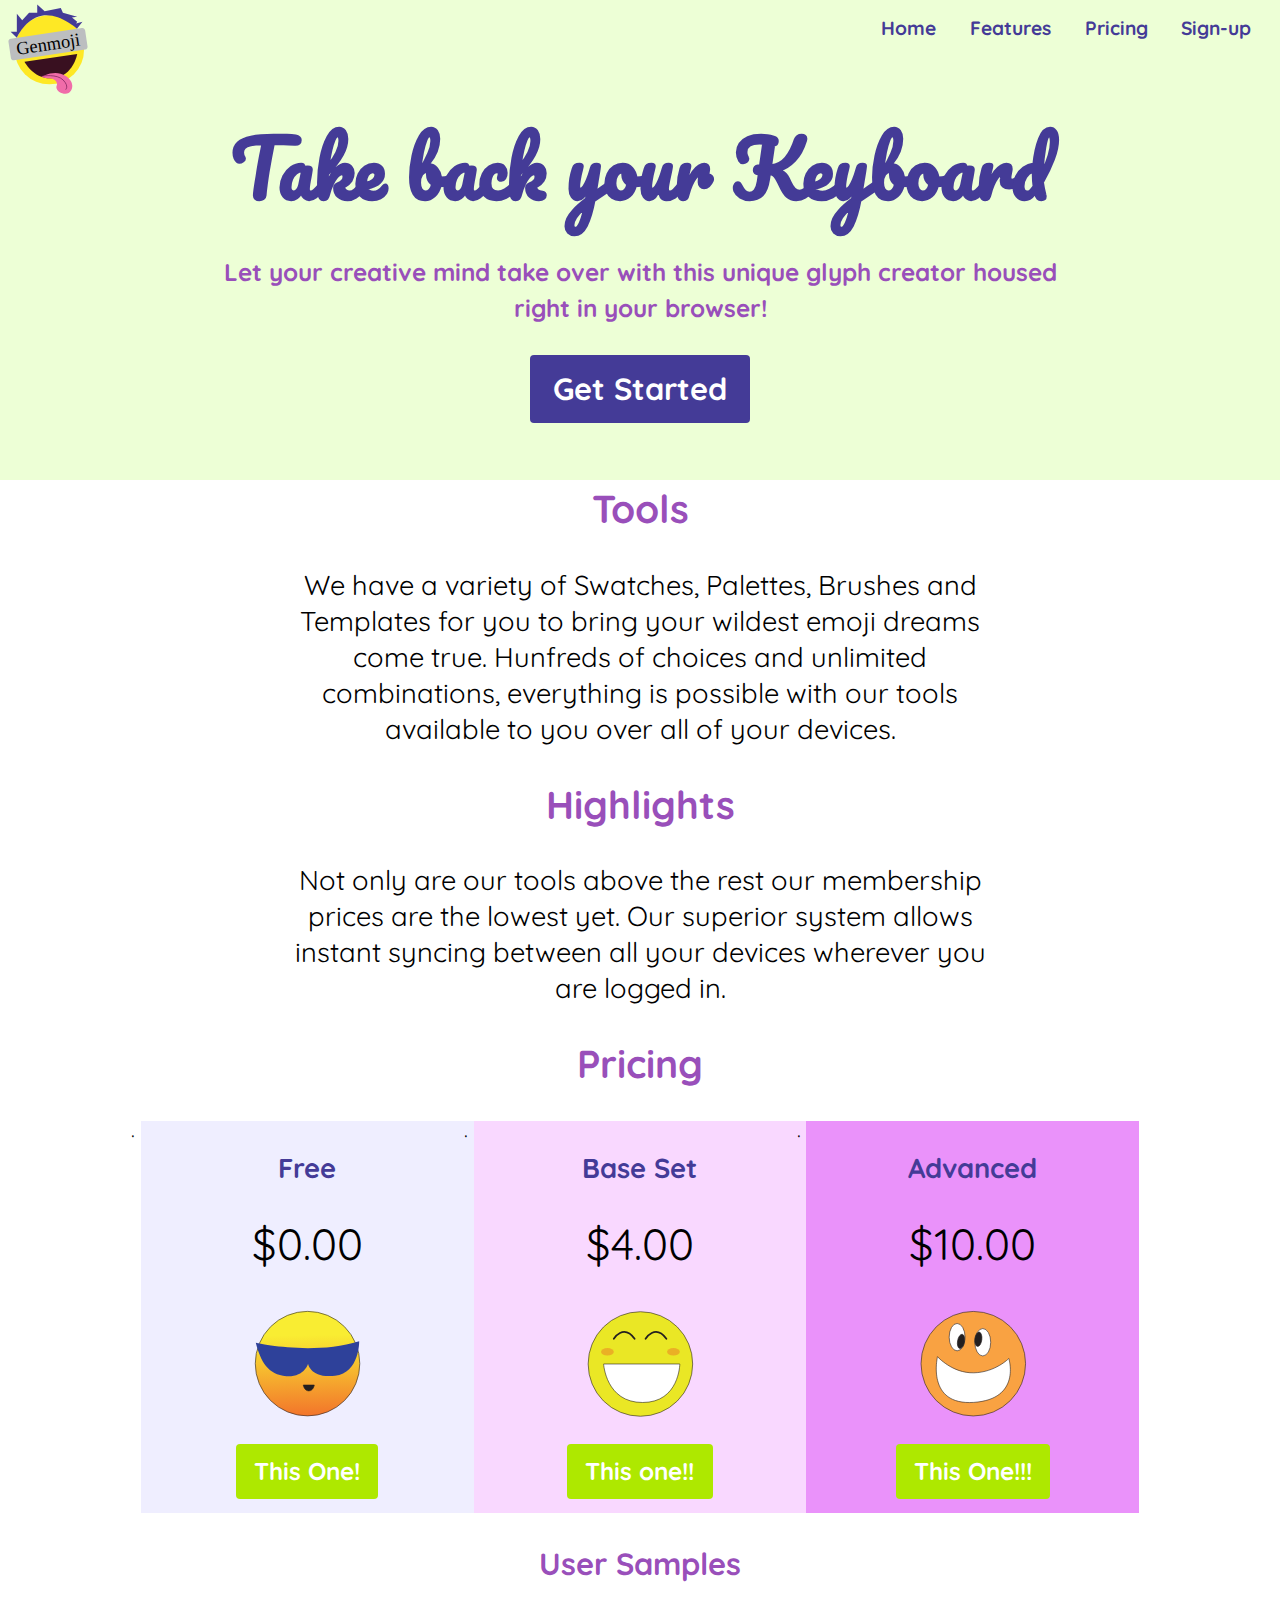
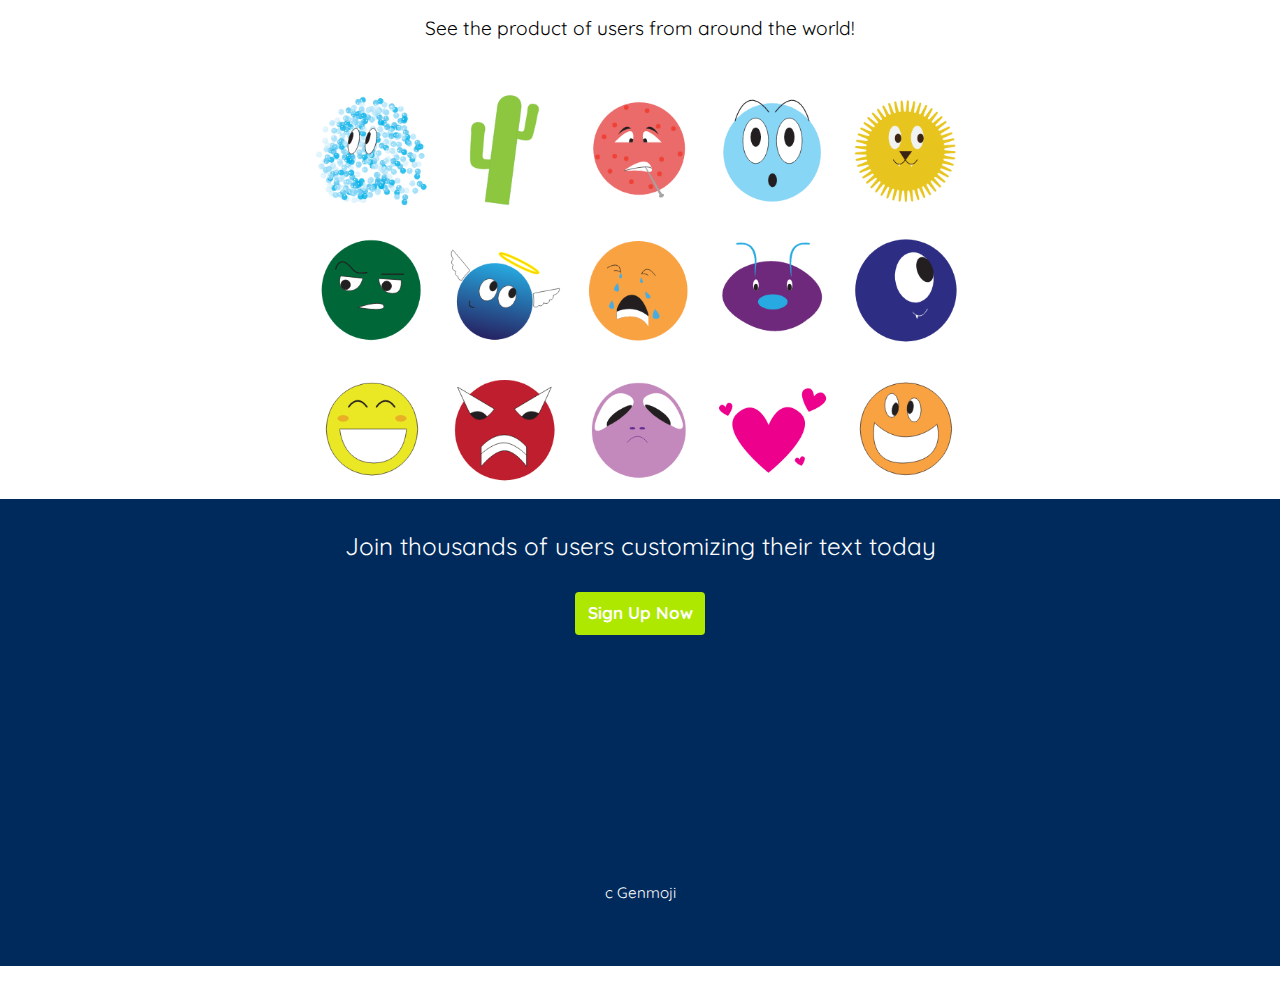
<file: index.html>
<!DOCTYPE html>
<html lang="en-ca">
<head>
  <meta charset="utf-8">
  <title>SAAS website</title>
  <meta name="viewport" content="width=device-width,initial-scale=1">
  <link href="css/modules.css" rel="stylesheet">
  <link href="css/grid.css" rel="stylesheet">
  <link href="css/type.css" rel="stylesheet">
  <link href="css/main.css" rel="stylesheet">
  <link href="https://fonts.googleapis.com/css?family=Pacifico|Quicksand" rel="stylesheet">
</head>
<body>
  <section class="">
    <main>
      <div class="banner">
        <header class="nav pin">
          <a href="index.html">
            <i>
            <img class="icon i-96" src="images/gen-logo.svg" alt="">
            </i>
          </a>
          <div class="grid">
            <div class="unit unit-xs-hidden unit-s-hidden m-1-2 l-1-2 gutter-1-2">
              <nav class="text-right pin-top-right pad-t-1-2">
                <ul class="nav kilo list-group-inline">
                  <li class="push-right"><a href="index.html">Home</a></li>
                  <li class="push-right"><a href="tour.html">Features</a></li>
                  <li class="push-right"><a href="pricing.html">Pricing</a></li>
                  <li class="push-right"><a href="sign-up.html">Sign-up</a></li>
                </ul>
              </nav>
            </div>
            <div class="unit xs-1-2 s-1-2 unit-m-hidden unit-l-hidden gutter-1-2">
              <nav class="pin-top-right pad-t-1-2 push-r-1-2">
                <div class="dropdown push-1-2">
                  <button class="dropbtn peta">Menu</button>
                  <ul class="dropdown-content list-group">
                    <li><a href="index.html">Menu</a></li>
                    <li><a href="tour.html">Features</a></li>
                    <li><a href="pricing.html">Pricing</a></li>
                    <li><a href="sign-up.html">Sign-up</a></li>
                  </ul>
                </div>
              </nav>
            </div>
          </div>
        </header>
        <section class="text-center">
          <h1 class="pad-t-1-2">Take back your Keyboard</h1>
          <h2 class="giga max-length">Let your creative mind take over with this unique glyph creator housed right in your browser!</h2>
          <div>
            <a class="one btn text-center peta push-2" href="pricing.html">Get Started</a>
          </div>
        </section>
      </div>

      <section>
        <div class="grid tools">
          <div class="unit xs-1 s-1 m-1-2 text-center max-length">
            <h2 class="titles zetta">Tools</h2>
            <p class="tera">We have a variety of Swatches, Palettes, Brushes and Templates for you to bring your wildest emoji dreams come true. Hunfreds of choices and unlimited combinations, everything is possible with our tools available to you over all of your devices.</p>
          </div>
          <div class="unit xs-1 s-1 m-1-2 text-center max-length">
            <h2 class="titles zetta">Highlights</h2>
            <p class="tera">Not only are our tools above the rest our membership prices are the lowest yet. Our superior system allows instant syncing between all your devices wherever you are logged in. </p>
          </div>
          <div class="unit xs=1 s-1 m-1 text-center">
            <h2 class="titles zetta text-center">Pricing</h2>
          </div>
          <section class="wrapper pad-b">
            <ul class="grid">
              <li class="free unit xs-1 s-1 m-1-3 l-1-3 text-center">
                <div>
                  <h3 class="price pad-t">Free</h3>
                </div>
                <ul class="list-group">
                  <li class="yotta">$0.00</li>
                </ul>
                <i>
                  <img class="icon i-128 push-1-2" src="images/price-1.svg" alt="">
                </i>
                <div>
                  <a class="btn text-center giga push-1-2" href="sign-up.html">This One!</a>
                </div>
              </li>

              <li class="base unit xs-1 s-1 m-1-3 l-1-3 text-center">
                <div>
                  <h3 class="price pad-t">Base Set</h3>
                </div>
                <ul class="list-group">
                  <li class="yotta">$4.00</li>
                </ul>
                <i>
                <img class="icon i-128 push-1-2" src="images/price-2.svg" alt="">
                </i>
                <div>
                  <a class="btn text-center giga push-1-2" href="sign-up.html">This one!!</a>
                </div>
              </li>

              <li class="adv unit xs-1 s-1 m-1-3 l-1-3 text-center">
                <div>
                  <h3 class="price pad-t">Advanced</h3>
                </div>
                <ul class="list-group">
                  <li class="yotta">$10.00</li>
                </ul>
                <i>
                <img class="icon i-128 push-1-2" src="images/price-3.svg" alt="">
                </i>
                <div>
                  <a class="btn text-center giga push-1-2" href="sign-up.html">This One!!!</a>
                </div>
              </li>
            </ul>
          </section>
        </div>
        <div class="unit xs=1 s-1 m-1 text-center">
          <h2 class="titles">User Samples</h2>
          <p>See the product of users from around the world!</p>
          <section class="max-length">
            <div class="embed embed-golden">
              <img class="embed-item " src="images/emojis-full.png" alt="">
            </div>
          </section>
        </div>
      </section>
      <footer class="text-center">
        <p class="giga pad-top foot-title">Join thousands of users customizing their text today</p>
        <div>
          <a class="btn text-center milli push-2" href="pricing.html">Sign Up Now</a>
        </div>
        <div>
          <table class="foot-table micro foot">
            <caption></caption>
            <thead>
              <tr>
                <th colspan="2" scope="col" class="text-center">Contact us
                </th>
                <th scope="col">

                </th>
              </tr>

            </thead>
            <tbody>
              <tr>
                <th scope="row">Phone</th>
                <td>1-613-876-3487</td>
              </tr>
              <tr>
                <th scope="row">E-mail</th>
                <td>Genmoji@creator.com</td>
              </tr>
            </tbody>
          </table>
        </div>
        <p class="cc micro pad-b-2">c Genmoji</p>
      </footer>
    </main>
  </section>
</body>
</html>
</file>
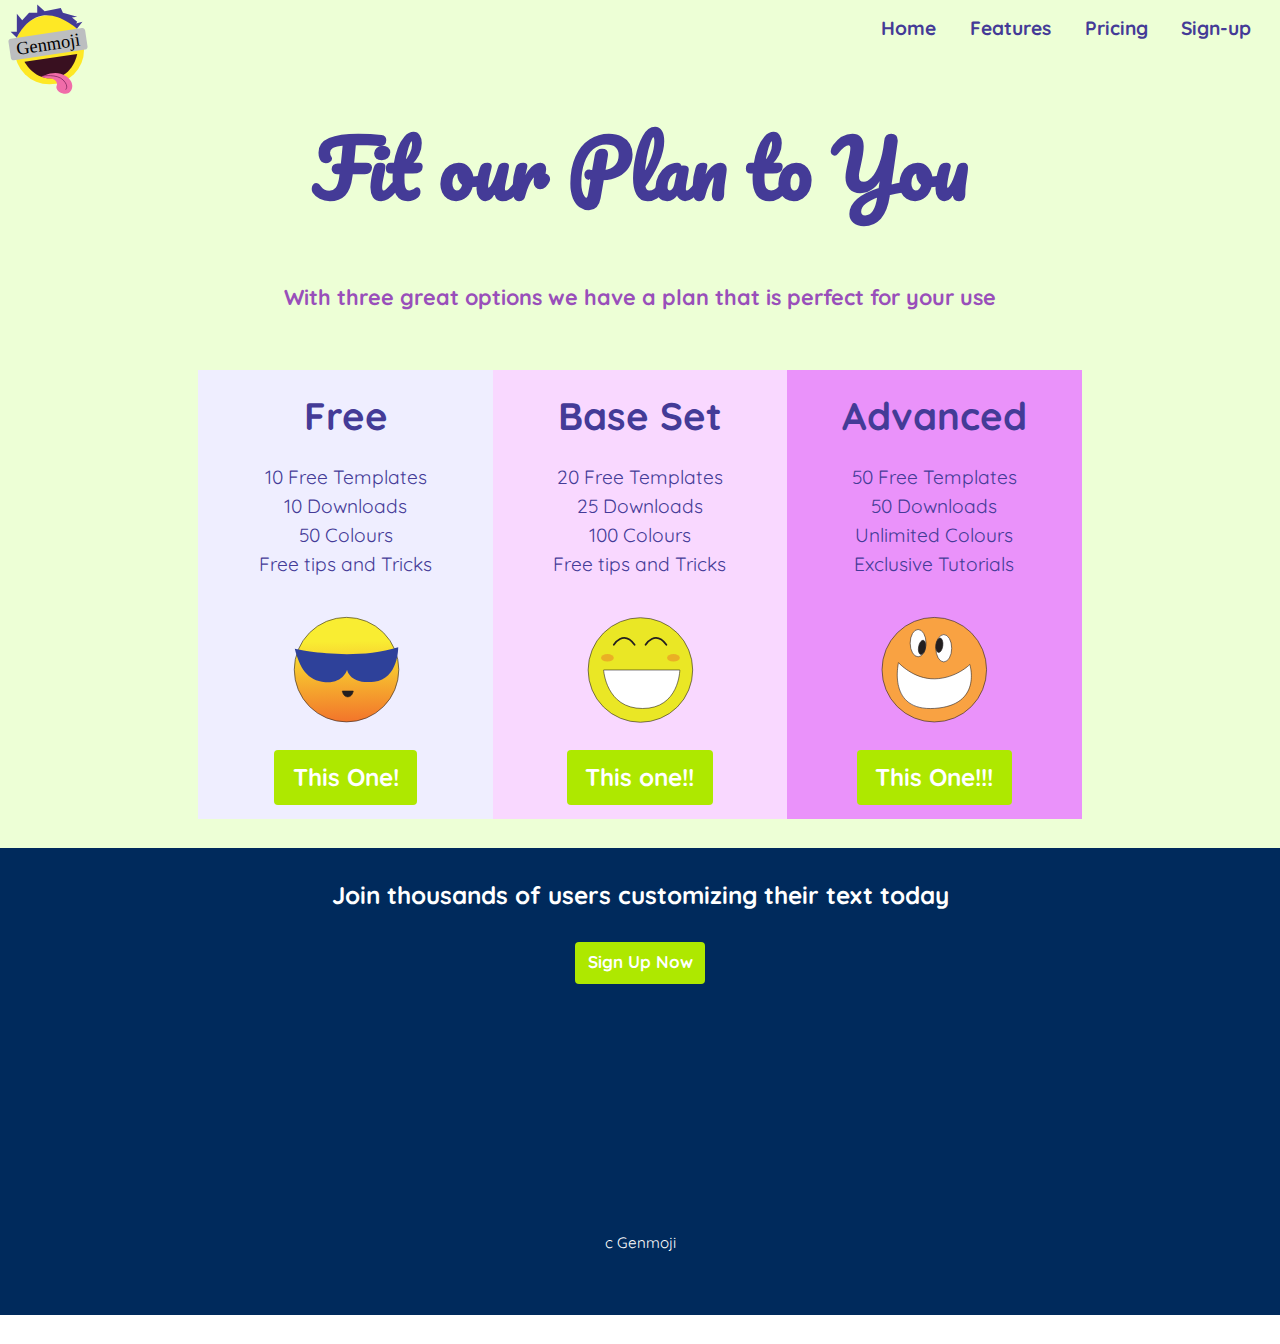
<file: pricing.html>
<!DOCTYPE html>
<html lang="en-ca">
<head>
  <meta charset="utf-8">
  <title>SAAS website-pricing</title>
  <meta name="viewport" content="width=device-width,initial-scale=1">
  <link href="css/modules.css" rel="stylesheet">
  <link href="css/grid.css" rel="stylesheet">
  <link href="css/type.css" rel="stylesheet">
  <link href="css/main.css" rel="stylesheet">
  <link href="https://fonts.googleapis.com/css?family=Pacifico|Quicksand" rel="stylesheet">
</head>
<body>
  <div class="banner">
    <header class="nav pin">
      <a href="index.html">
        <i>
        <img class="icon i-96" src="images/gen-logo.svg" alt="">
        </i>
      </a>
      <div class="grid">
        <div class="unit unit-xs-hidden unit-s-hidden m-1-2 l-1-2 gutter-1-2">
          <nav class="text-right pin-top-right pad-t-1-2">
            <ul class="nav kilo list-group-inline">
              <li class="push-right"><a href="index.html">Home</a></li>
              <li class="push-right"><a href="tour.html">Features</a></li>
              <li class="push-right"><a href="pricing.html">Pricing</a></li>
              <li class="push-right"><a href="sign-up.html">Sign-up</a></li>
            </ul>
          </nav>
        </div>
        <div class="unit xs-1-2 s-1-2 unit-m-hidden unit-l-hidden gutter-1-2">
          <nav class="pin-top-right pad-t-1-2 push-r-1-2">
            <div class="dropdown push-1-2">
              <button class="dropbtn peta">Menu</button>
              <ul class="dropdown-content list-group">
                <li><a href="index.html">Menu</a></li>
                <li><a href="tour.html">Features</a></li>
                <li><a href="pricing.html">Pricing</a></li>
                <li><a href="sign-up.html">Sign-up</a></li>
              </ul>
            </div>
          </nav>
        </div>
      </div>
    </header>

    <main>
      <section class="text-center">
        <h1 class="pad-t-1-2">Fit our Plan to You</h1>
        <h2 class="mega pad-b max-length island">With three great options we have a plan that is perfect for your use</h2>
      </section>
      <div>
        <section class="wrapper pad-b gutter-2">
          <ul class="grid list-group">
            <li class="free unit xs-1 s-1 m-1-3 l-1-3 text-center">
              <div>
                <h3 class="pad-t pricing">Free</h3>
              </div>
              <ul class="price list-group">
                <li>10 Free Templates</li>
                <li>10 Downloads</li>
                <li>50 Colours</li>
                <li>Free tips and Tricks</li>
              </ul>
              <i>
              <img class="icon i-128 push-1-2" src="images/price-1.svg" alt="">
              </i>
              <div>
                <a class="btn text-center giga push-1-2" href="sign-up.html">This One!</a>
              </div>
            </li>

            <li class="base unit xs-1 s-1 m-1-3 l-1-3 text-center">
              <div>
                <h3 class="pad-t pricing">Base Set</h3>
              </div>
              <ul class="price list-group">
                <li>20 Free Templates</li>
                <li>25 Downloads</li>
                <li>100 Colours</li>
                <li>Free tips and Tricks</li>
              </ul>

              <i>
              <img class="icon i-128 push-1-2" src="images/price-2.svg" alt="">
              </i>
              <div>
                <a class="btn text-center giga push-1-2" href="sign-up.html">This one!!</a>
              </div>
            </li>

            <li class="adv unit xs-1 s-1 m-1-3 l-1-3 text-center">
              <div>
                <h3 class="pad-t pricing">Advanced</h3>
              </div>
              <ul class="price list-group">
                <li>50 Free Templates</li>
                <li>50 Downloads</li>
                <li>Unlimited Colours</li>
                <li>Exclusive Tutorials</li>
              </ul>
              <i>
              <img class="icon i-128 push-1-2" src="images/price-3.svg" alt="">
              </i>
              <div>
                <a class="btn text-center giga push-1-2" href="sign-up.html">This One!!!</a>
              </div>
            </li>
          </ul>
        </section>
      </div>
    </main>
  </div>

  <footer class="text-center">
    <h4 class="giga pad-top">Join thousands of users customizing their text today</h4>
    <div>
      <a class="btn text-center milli push-2" href="sign-up.html">Sign Up Now</a>
    </div>
    <table class="max-length island micro foot">
      <caption></caption>
      <thead>
        <tr>
          <th colspan="2" scope="col" class="text-center">Contact us
          </th>
          <th scope="col">

          </th>
        </tr>

      </thead>
      <tbody>
        <tr>
          <th scope="row">Phone</th>
          <td>1-613-876-3487</td>
        </tr>
        <tr>
          <th scope="row">E-mail</th>
          <td>Genmoji@creator.com</td>
        </tr>
      </tbody>
    </table>
    <p class="cc micro pad-b-2">c Genmoji</p>
  </footer>
</body>
</html>
</file>
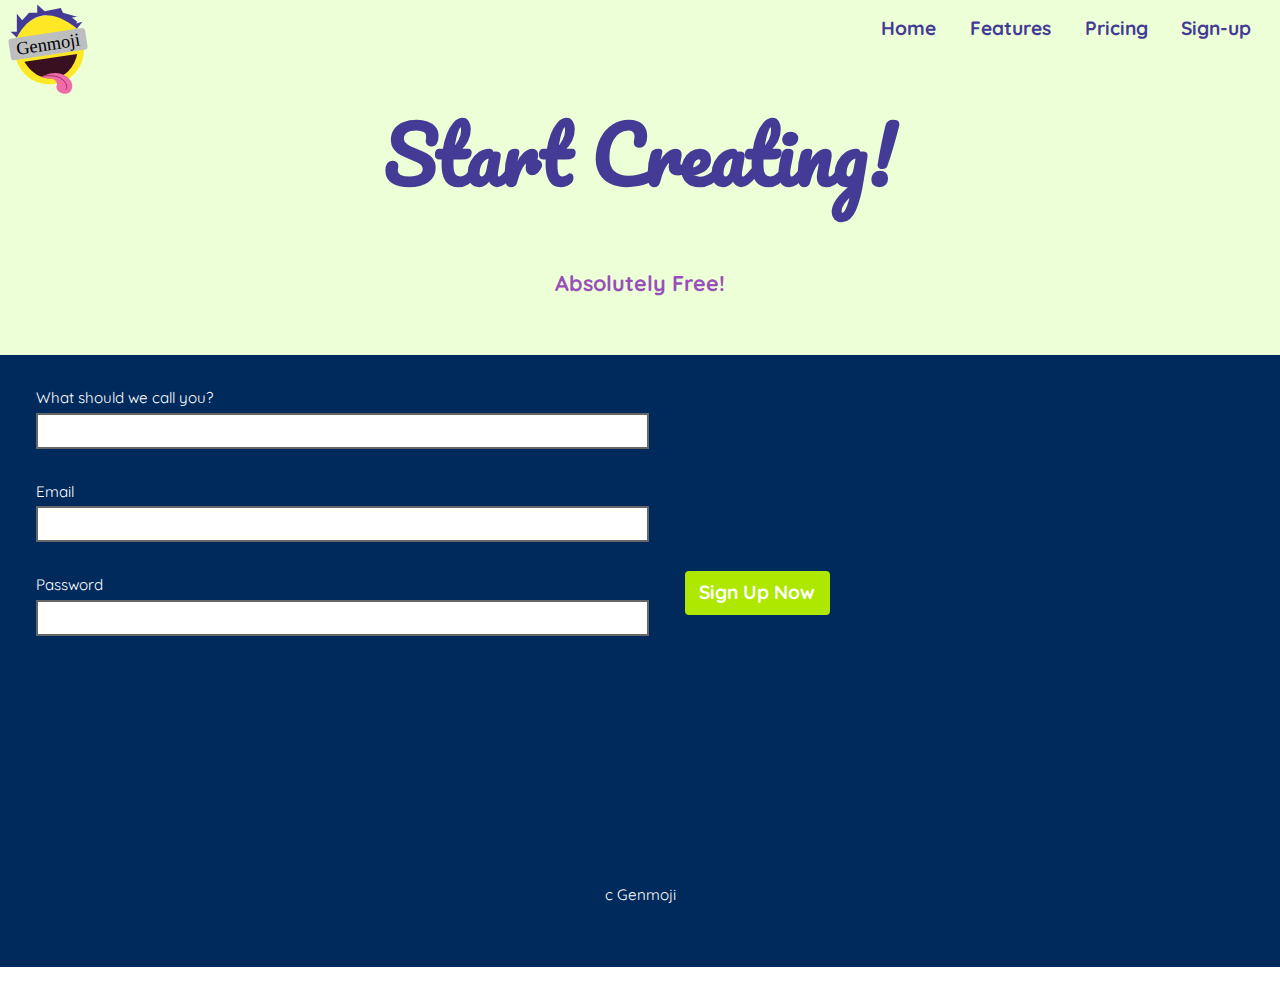
<file: sign-up.html>
<!DOCTYPE html>
<html lang="en-ca">
<head>
  <meta charset="utf-8">
  <title>SAAS website-sign-up</title>
  <meta name="viewport" content="width=device-width,initial-scale=1">
  <link href="css/modules.css" rel="stylesheet">
  <link href="css/grid.css" rel="stylesheet">
  <link href="css/type.css" rel="stylesheet">
  <link href="css/main.css" rel="stylesheet">
  <link href="https://fonts.googleapis.com/css?family=Pacifico|Quicksand" rel="stylesheet">
</head>
<body>
  <div class="banner">
    <header class="nav pin">
      <a href="index.html">
        <i>
        <img class="icon i-96" src="images/gen-logo.svg" alt="">
      </i>
      </a>
      <div class="grid">
        <div class="unit unit-xs-hidden unit-s-hidden m-1-2 l-1-2 gutter-1-2">
          <nav class="text-right pin-top-right pad-t-1-2">
            <ul class="nav kilo list-group-inline">
              <li class="push-right"><a href="index.html">Home</a></li>
              <li class="push-right"><a href="tour.html">Features</a></li>
              <li class="push-right"><a href="pricing.html">Pricing</a></li>
              <li class="push-right"><a href="sign-up.html">Sign-up</a></li>
            </ul>
          </nav>
        </div>
        <div class="unit xs-1-2 s-1-2 unit-m-hidden unit-l-hidden gutter-1-2">
          <nav class="pin-top-right pad-t-1-2 push-r-1-2">
            <div class="dropdown push-1-2">
              <button class="dropbtn peta">Menu</button>
              <ul class="dropdown-content list-group">
                <li><a href="index.html">Menu</a></li>
                <li><a href="tour.html">Features</a></li>
                <li><a href="pricing.html">Pricing</a></li>
                <li><a href="sign-up.html">Sign-up</a></li>
              </ul>
            </div>
          </nav>
        </div>
      </div>
    </header>

    <main>
      <form method="POST" action="http://formspree.io/jaspertdog@gmail.com">
        <div class="grid">
          <section class=" unit xs-1 s-1 m-1 l-1">
            <h1 class="text-center">Start Creating!</h1>
            <h2 class="mega text-center max-length island">Absolutely Free!</h2>
          </section>
        </div>
        <div class="gutter formm grid sign-up pad-b wrapper left">
          <div class="unit xs-1 s-1 m-2-3 l-2-3 push gutter-1-4 micro pad-t">
            <label for="nickname">What should we call you?</label>
            <input id="nickname" name="nickname">
          </div>
          <div class="formm unit xs-1 s-1 m-2-3 l-2-3 push gutter-1-4 micro">
            <label for="email">Email</label>
            <input id="email" type="email" name="email">
          </div>
          <div class="formm unit xs-1 s-1 m-2-3 l-2-3 push gutter-1-4 micro">
            <label for="password">Password</label>
            <input id="password" type="password" name="password">
          </div>
          <div class="gutter">
            <button class="btn text-center unit xs-1 s-1 m-1 l-1" type="submit">Sign Up Now</button>
          </div>
        </div>
      </form>
    </main>
  </div>

  <footer class="text-center">
    <table class="max-length island micro foot">
      <caption></caption>
      <thead>
        <tr>
          <th colspan="2" scope="col" class="text-center">Contact us
          </th>
          <th scope="col">

          </th>
        </tr>

      </thead>
      <tbody>
        <tr>
          <th scope="row">Phone</th>
          <td>1-613-876-3487</td>
        </tr>
        <tr>
          <th scope="row">E-mail</th>
          <td>Genmoji@creator.com</td>
        </tr>
      </tbody>
    </table>
    <p class="cc micro pad-b-2">c Genmoji</p>
  </footer>
</body>
</html>
</file>
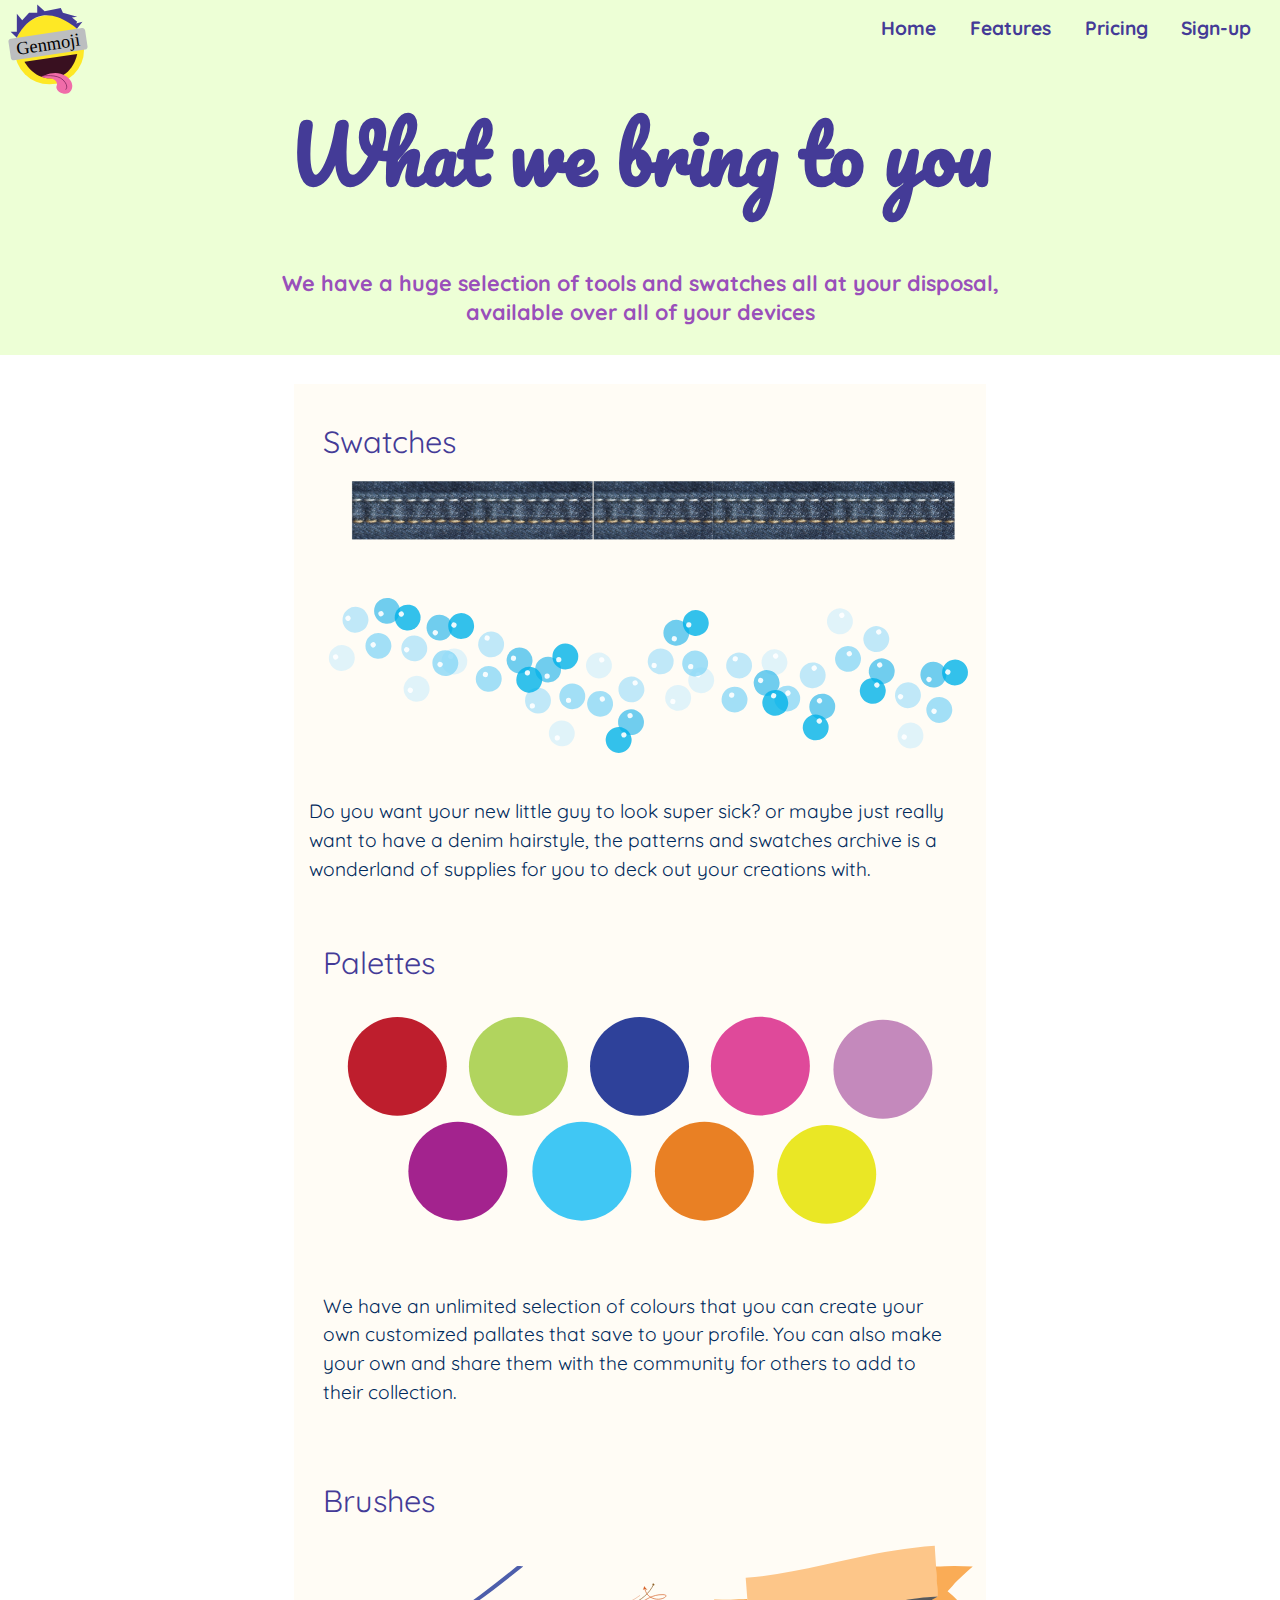
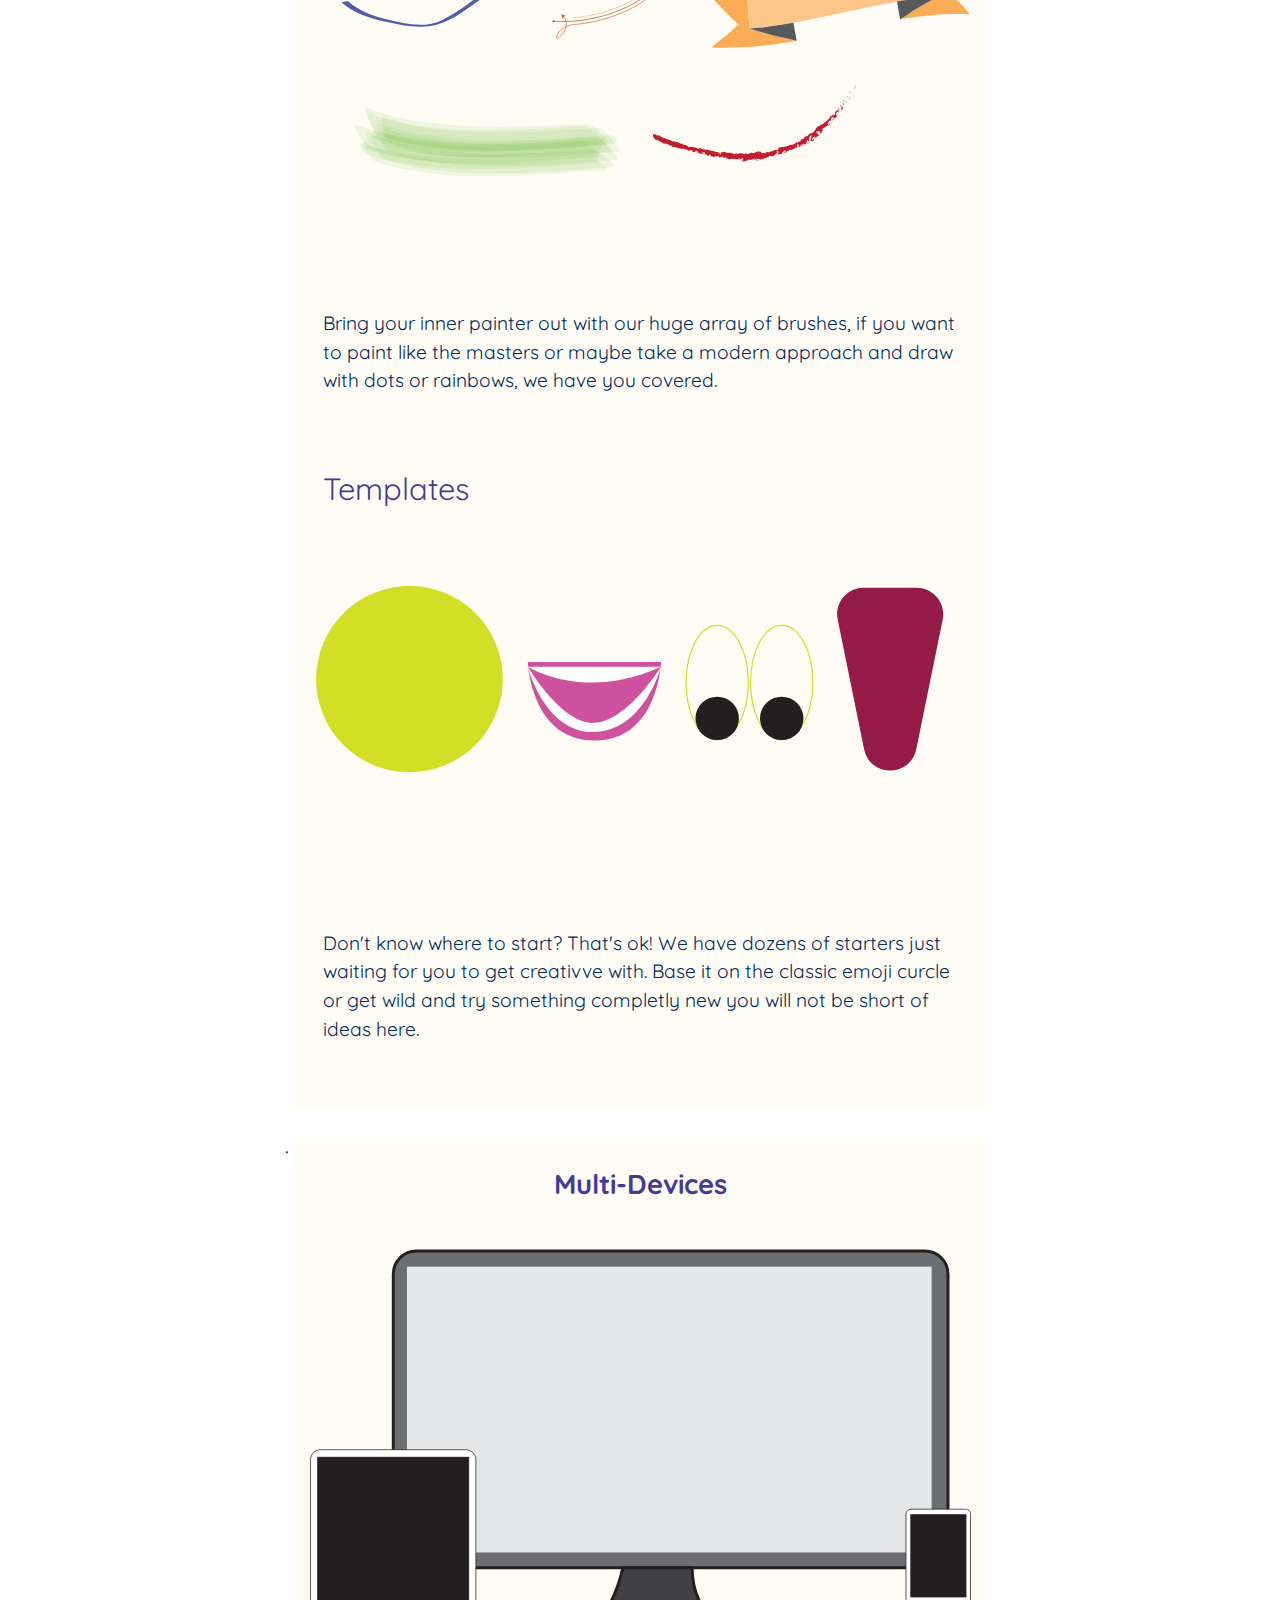
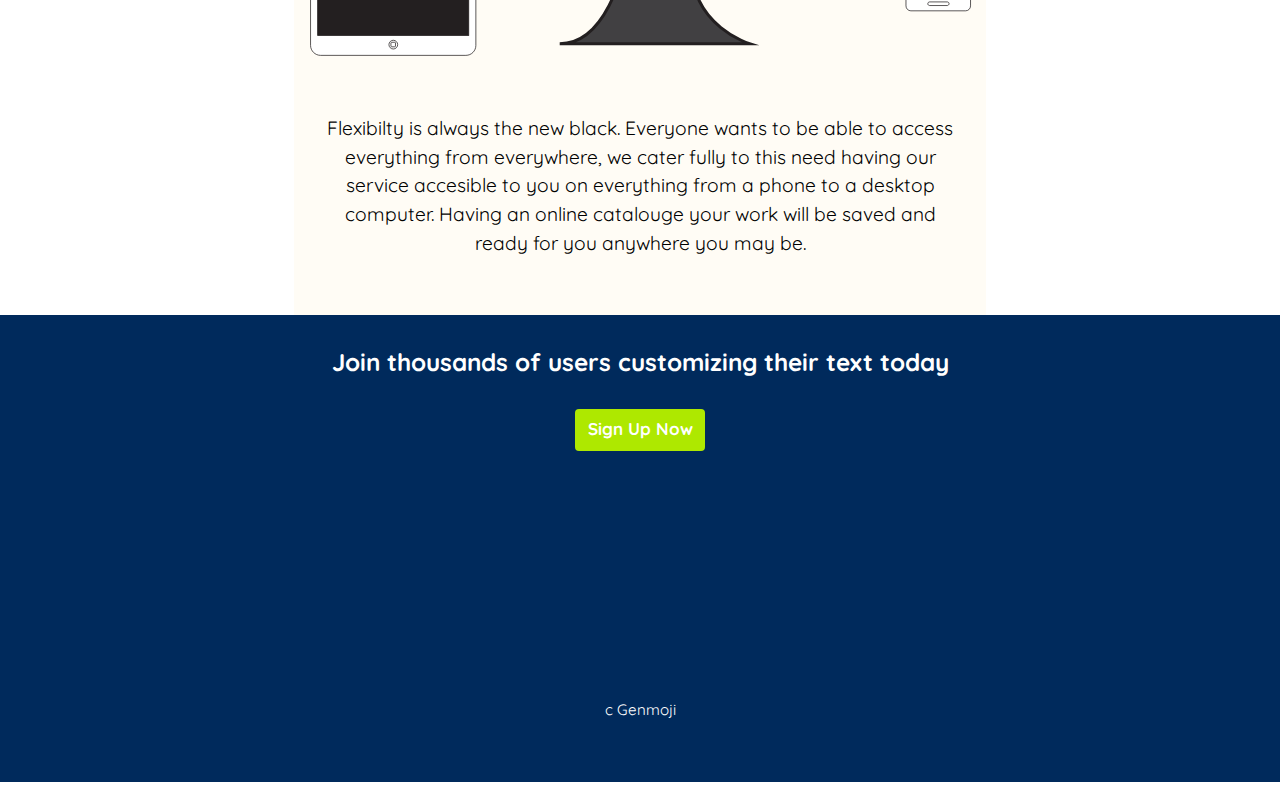
<file: tour.html>
<!DOCTYPE html>
<html lang="en-ca">
<head>
  <meta charset="utf-8">
  <title>SAAS website-tour</title>
  <meta name="viewport" content="width=device-width,initial-scale=1">
  <link href="css/modules.css" rel="stylesheet">
  <link href="css/grid.css" rel="stylesheet">
  <link href="css/type.css" rel="stylesheet">
  <link href="css/main.css" rel="stylesheet">
  <link href="https://fonts.googleapis.com/css?family=Pacifico|Quicksand" rel="stylesheet">
</head>
<body>
  <div class="banner">
    <header class="nav pin">
      <a href="index.html">
        <i>
        <img class="icon i-96" src="images/gen-logo.svg" alt="">
      </i>
      </a>
      <div class="grid">
        <div class="unit unit-xs-hidden unit-s-hidden m-1-2 l-1-2 gutter-1-2">
          <nav class="text-right pin-top-right pad-t-1-2">
            <ul class="nav kilo list-group-inline">
              <li class="push-right"><a href="index.html">Home</a></li>
              <li class="push-right"><a href="tour.html">Features</a></li>
              <li class="push-right"><a href="pricing.html">Pricing</a></li>
              <li class="push-right"><a href="sign-up.html">Sign-up</a></li>
            </ul>
          </nav>
        </div>
        <div class="unit xs-1-2 s-1-2 unit-m-hidden unit-l-hidden gutter-1-2">
          <nav class="pin-top-right pad-t-1-2 push-r-1-2">
            <div class="dropdown push-1-2">
              <button class="dropbtn peta">Menu</button>
              <ul class="dropdown-content list-group">
                <li><a href="index.html">Menu</a></li>
                <li><a href="tour.html">Features</a></li>
                <li><a href="pricing.html">Pricing</a></li>
                <li><a href="sign-up.html">Sign-up</a></li>
              </ul>
            </div>
          </nav>
        </div>
      </div>
    </header>
    <main>
      <section class="text-center">
        <h1 class="">What we bring to you</h1>
        <h2 class="mega pad-b max-length island">We have a huge selection of tools and swatches all at your disposal, available over all of your devices</h2>
      </section>
    </main>
  </div>
  <section class="max-length dev">
    <table class="text-center">
      <caption></caption>
      <thead>
        <tr>
          <th scope="col">
            <span class="peta island">Swatches</span>
            <i>
            <img class="icon i-100 push-1-2" src="images/swatches.svg" alt="">
            </i>
            <p class="island-1-2">Do you want your new little guy to look super sick? or maybe just really want to have a denim hairstyle, the patterns and swatches archive is a wonderland of supplies for you to deck out your creations with.</p>
          </th>
        </tr>
      </thead>
      <tbody>
        <tr>
          <th scope="row">
            <span class="peta island">Palettes</span>
            <i>
            <img class="icon i-125 push-1-2" src="images/colours.svg" alt="">
            </i>
            <p class="island">We have an unlimited selection of colours that you can create your own customized pallates that save to your profile. You can also make your own and share them with the community for others to add to their collection.</p>
          </th>
        </tr>
        <tr>
          <th scope="row">
            <span class="peta island">Brushes</span>
            <i>
            <img class="icon i-125 push-2" src="images/brushes.svg" alt="">
            </i>
            <p class="island">Bring your inner painter out with our huge array of brushes, if you want to paint like the masters or maybe take a modern approach and draw with dots or rainbows, we have you covered.</p>
          </th>
        </tr>
        <tr>
          <th scope="row">
            <span class="peta island">Templates</span>
            <i>
            <img class="icon i-125 push-1-2" src="images/templates.svg" alt="">
            </i>
            <p class="island">Don't know where to start? That's ok! We have dozens of starters just waiting for you to get creativve with. Base it on the classic emoji curcle or get wild and try something completly new you will not be short of ideas here.</p>
          </th>
        </tr>
      </tbody>
    </table>
  </section>

  <section class="max-length">
    <ul class="grid">
      <li class="dev unit xs-1 s-1 m-1 l-1 text-center">
        <div>
          <h3 class="titles pad-t">Multi-Devices</h3>
        </div>
        <i>
        <img class="icon i-200 push-1-2" src="images/devices.svg" alt="">
        </i>
        <p class="island">Flexibilty is always the new black. Everyone wants to be able to access everything from everywhere, we cater fully to this need having our service accesible to you on everything from a phone to a desktop computer. Having an online catalouge your work will be saved and ready for you anywhere you may be.</p>
      </li>
    </ul>
  </section>

  <footer class="text-center">
    <h4 class="giga pad-top">Join thousands of users customizing their text today</h4>
    <div>
      <a class="btn text-center milli push-2" href="pricing.html">Sign Up Now</a>
    </div>
    <table class="max-length island micro foot">
      <caption></caption>
      <thead>
        <tr>
          <th colspan="2" scope="col" class="text-center">Contact us
          </th>
          <th scope="col">

          </th>
        </tr>

      </thead>
      <tbody>
        <tr>
          <th scope="row">Phone</th>
          <td>1-613-876-3487</td>
        </tr>
        <tr>
          <th scope="row">E-mail</th>
          <td>Genmoji@creator.com</td>
        </tr>
      </tbody>
    </table>
    <p class="cc micro pad-b-2">c Genmoji</p>
  </footer>
</body>

</html>
</file>
<file: css/modules.css>
/*
 * Modulifier || Code released under the UNLICENSE
 * Code under other copyrights & licenses listed below.
 * https://modulifier.web-dev.tools/#responsive;images;list-group;embed;media-object;icons;hidden;positioning;nice-lists;forms;buttons;accessibility;print
 */

@-moz-viewport { width: device-width; scale: 1; }
@-ms-viewport { width: device-width; scale: 1; }
@-o-viewport { width: device-width; scale: 1; }
@-webkit-viewport { width: device-width; scale: 1; }
@viewport { width: device-width; scale: 1; }

html {
  box-sizing: border-box;
  -moz-text-size-adjust: 100%;
  -ms-text-size-adjust: 100%;
  -webkit-text-size-adjust: 100%;
  text-size-adjust: 100%;
}

*, *::before, *::after {
  box-sizing: inherit;
}

body {
  margin: 0;
}

article,
aside,
details,
figcaption,
figure,
footer,
header,
main,
menu,
nav,
section,
summary {
  display: block;
}

audio,
canvas,
progress,
video {
  display: inline-block;
  vertical-align: baseline;
}

template {
  display: none;
}

details {
  cursor: pointer;
}

audio:not([controls]) {
  display: none;
  height: 0;
}

a,
area,
button,
input,
label,
select,
textarea,
[tabindex] {
  -ms-touch-action: manipulation;
  touch-action: manipulation;
}

img {
  border: 0;
}

.img-flex {
  display: block;
  width: 100%;
}

svg {
  fill: currentColor;
}

svg:not(:root) {
  overflow: hidden;
}

svg.img-flex {
  width: 100%;
  height: 100%;
}

.image-replacement, .ir {
  overflow: hidden;
  direction: ltr;
  text-align: left;
  text-indent: 100%;
  white-space: nowrap;
}

.list-group, .list-group-inline, .list-group--inline {
  padding-left: 0;
  list-style-type: none;
}

.list-group > dd {
  margin-left: 0;
}

.list-group-inline::before,
.list-group-inline::after,
.list-group--inline::before,
.list-group--inline::after {
  content: "";
  display: table;
}

.list-group-inline::after,
.list-group--inline::after {
  clear: both;
}

.list-group-inline > li,
.list-group--inline > li {
  display: inline-block;
}

.list-group-inline > dt,
.list-group--inline > dt {
  clear: left;
  float: left;
  width: 11em;
}

.list-group-inline > dd,
.list-group--inline > dd {
  float: left;
  min-width: 12em;
}

.embed {
  margin-left: 0;
  margin-right: 0;
  overflow: hidden;
  position: relative;
  width: 100%;
}

.embed-1by1, .embed--1by1 {
  padding-top: 100%; /* Square */
}

.embed-4by3, .embed--4by3 {
  padding-top: 75%; /* Traditional TV/computer screens */
}

.embed-iso216, .embed--iso216 {
  padding-top: 70.92%; /* A-standard paper sizes */
}

.embed-3by2, .embed--3by2 {
  padding-top: 66.6%; /* Classic 35 mm film & most digital photos, landscape */
}

.embed-2by3, .embed--2by3 {
  padding-top: 150%; /* Classic 35 mm film & most digital photos, portrait */
}

.embed-golden, .embed--golden {
  padding-top: 61.8%; /* The Golden Ratio */
}

.embed-16by9, .embed--16by9 {
  padding-top: 56.25%; /* HD TV */
}

.embed-185by100, .embed--185by100 {
  padding-top: 54.05%; /* Common widescreen cinema */
}

.embed-24by10, .embed--24by10 {
  padding-top: 41.667%; /* Widescreen cinema: 2.4:1 */
}

.embed-3by1, .embed--3by1 {
  padding-top: 33.3333%; /* Panorama photos */
}

.embed-4by1, .embed--4by1 {
  padding-top: 25%; /* Polyvision */
}

.embed-5by1, .embed--5by1 {
  padding-top: 20%; /* Really wide... */
}

.embed-item, .embed__item {
  min-height: 100%;
  left: 0;
  position: absolute;
  top: 0;
  width: 100%;
}

.media {
  overflow: hidden;
}

.media-img, .media__img {
  float: left;
}

.media-img-reversed, .media__img--reversed {
  float: right;
}

.media-img-stacked, .media__img--stacked {
  float: none;
}

.media-body, .media__body {
  overflow: hidden;
  min-width: 12em; /* Slightly less than 200px, responsiveness built in */
}

.icon {
  display: inline-block;
  position: relative;
  background: transparent none no-repeat center center;
  background-size: contain;
  vertical-align: middle;
}

.i-16, .i--16 {
  height: 16px;
  width: 16px;
}

.i-18, .i--18 {
  height: 18px;
  width: 18px;
}

.i-24, .i--24 {
  height: 24px;
  width: 24px;
}

.i-32, .i--32 {
  height: 32px;
  width: 32px;
}

.i-48, .i--48 {
  height: 48px;
  width: 48px;
}

.i-64, .i--64 {
  height: 64px;
  width: 64px;
}

.i-96, .i--96 {
  height: 96px;
  width: 96px;
}

.i-128, .i--128 {
  height: 128px;
  width: 128px;
}

.i-192, .i--192 {
  height: 192px;
  width: 192px;
}

.i-256, .i--256 {
  height: 256px;
  width: 256px;
}

.icon img,
.icon svg {
  left: 0;
  height: 100%;
  position: absolute;
  top: 0;
  width: 100%;
  fill: currentColor;
}

.icon-label {
  vertical-align: middle;
}

.icon-link,
.icon-link:focus,
.icon-link:hover {
  text-decoration: none;
}

[hidden], .hidden {
  /* stylelint-disable declaration-no-important */
  display: none !important;
  visibility: hidden !important;
  /* stylelint-enable */
}

.visually-hidden {
  height: 1px;
  margin: -1px;
  overflow: hidden;
  padding: 0;
  position: absolute;
  width: 1px;
  border: 0;
  clip: rect(0 0 0 0);
}

.visually-hidden.focusable:active, .visually-hidden.focusable:focus {
  height: auto;
  margin: 0;
  overflow: visible;
  position: static;
  width: auto;
  clip: auto;
}

.invisible {
  visibility: hidden;
}

.chop,
.crop {
  overflow: hidden;
}

.truncate {
  max-width: 100%;
  overflow: hidden;
  width: 100%;
  text-overflow: ellipsis;
  white-space: nowrap;
}

.scrollable {
  max-width: 100%;
  overflow-x: auto;
  overflow-y: hidden;
  -webkit-overflow-scrolling: touch;
}

.clearfix::after {
  content: " ";
  display: block;
  clear: both;
}

.left {
  float: left;
}

.right {
  float: right;
}

.center-text,
.center-flow {
  text-align: center;
}

.center-block {
  margin-left: auto;
  margin-right: auto;
}

.no-auto-margins,
.not-centered {
  margin-left: 0;
  margin-right: 0;
}

.center-content,
.center-content-vertical,
.center-contents,
.center-contents-vertical {
  display: -webkit-flex;
  display: -ms-flexbox;
  display: flex;
  -webkit-justify-content: center;
  -ms-flex-pack: center;
  justify-content: center;
  -webkit-align-items: center;
  -ms-flex-align: center;
  align-items: center;
  -webkit-align-content: center;
  -ms-flex-line-pack: center;
  align-content: center;
  -webkit-flex-direction: column wrap;
  -ms-flex-direction: column wrap;
  flex-flow: column wrap;
}

.center-content-horizontal,
.center-contents-horizontal {
  display: -webkit-flex;
  display: -ms-flexbox;
  display: flex;
  -webkit-justify-content: center;
  -ms-flex-pack: center;
  justify-content: center;
  -webkit-align-items: center;
  -ms-flex-align: center;
  align-items: center;
  -webkit-align-content: center;
  -ms-flex-line-pack: center;
  align-content: center;
  -webkit-flex-direction: row wrap;
  -ms-flex-direction: row wrap;
  flex-flow: row wrap;
}

.inline {
  display: inline;
}

.block {
  display: block;
}

.inline-block, .ib {
  display: inline-block;
}

.valign-top {
  vertical-align: top;
}

.valign-bottom {
  vertical-align: bottom;
}

.valign-middle {
  vertical-align: middle;
}

.fixed {
  position: fixed;
}

.relative {
  position: relative;
}

[class*="pin-"],
.absolute {
  position: absolute;
}

.static {
  position: static;
}

.zindex-1 {
  z-index: 1;
}

.zindex-2 {
  z-index: 2;
}

.zindex-3 {
  z-index: 3;
}

.zindex-1000 {
  z-index: 1000;
}

.pin-top-left,
.pin-left-top,
.pin-tl,
.pin-lt {
  top: 0;
  left: 0;
}

.pin-top-right,
.pin-right-top,
.pin-tr,
.pin-rt {
  top: 0;
  right: 0;
}

.pin-bottom-left,
.pin-left-bottom,
.pin-bl,
.pin-lb {
  bottom: 0;
  left: 0;
}

.pin-bottom-right,
.pin-right-bottom,
.pin-br,
.pin-rb {
  bottom: 0;
  right: 0;
}

.pin-top-center,
.pin-center-top,
.pin-tc,
.pin-ct {
  left: 50%;
  top: 0;
  transform: translateX(-50%);
}

.pin-bottom-center,
.pin-center-bottom,
.pin-bc,
.pin-cb {
  bottom: 0;
  left: 50%;
  transform: translateX(-50%);
}

.pin-center-left,
.pin-left-center,
.pin-cl,
.pin-lc {
  left: 0;
  top: 50%;
  transform: translateY(-50%);
}

.pin-center-right,
.pin-right-center,
.pin-cr,
.pin-rc {
  right: 0;
  top: 50%;
  transform: translateY(-50%);
}

.pin-center, .pin-c {
  left: 50%;
  top: 50%;
  transform: translate(-50%, -50%);
}

.width-quarter, .w-1-4 {
  width: 25%;
}

.width-half, .w-1-2 {
  width: 50%;
}

.width-full, .w-1 {
  width: 100%;
}

.height-quarter, .h-1-4 {
  height: 25%;
}

.height-half, .h-1-2 {
  height: 50%;
}

.height-full, .h-1 {
  height: 100%;
}

ul {
  list-style-type: none;
}

ul > li::before {
  content: "·";
  float: left;
  margin-left: -1.6em;
  width: 1.3em;
  text-align: right;
}

ol {
  counter-reset: ol-simple-numbers;
  list-style-type: none;
}

ol > li::before {
  float: left;
  margin-left: -1.6em;
  width: 1.3em;
  counter-increment: ol-simple-numbers;
  content: counter(ol-simple-numbers);
  text-align: right;
}

.list-group > li::before,
.list-group-inline > li::before,
.list-group--inline > li::before {
  content: none;
}

/* stylelint-disable no-descending-specificity */

/*
 * (c) Nicolas Gallagher and Jonathan Neal of Normalize.css || MIT License
 *     https://necolas.github.io/normalize.css/
 */

button,
input,
optgroup,
select,
textarea {
  color: inherit;
  font: inherit;
  margin: 0;
}

button,
input {
  overflow: visible;
}

button,
select {
  text-transform: none;
}

button,
html [type="button"],
[type="reset"],
[type="submit"] {
  -webkit-appearance: button;
  cursor: pointer;
}

button[disabled],
html input[disabled] {
  cursor: default;
}

button::-moz-focus-inner,
input::-moz-focus-inner {
  border: 0;
  padding: 0;
}

[type="checkbox"],
[type="radio"] {
  opacity: 0;
  position: absolute;
  height: 1px;
  width: 1px;
}

[type="number"]::-webkit-inner-spin-button,
[type="number"]::-webkit-outer-spin-button {
  height: auto;
}

[type="search"]::-webkit-search-cancel-button,
[type="search"]::-webkit-search-decoration {
  -webkit-appearance: none;
}

fieldset {
  padding-left: 0;
  padding-right: 0;

  border: 0;
  border-top: 2px solid #666;
}

legend {
  color: inherit;
  display: table;
  max-width: 100%;
  padding: 0 .3em 0 0;
  white-space: normal;

  border: 0;

  font-weight: bold;
}

optgroup {
  font-weight: bold;
}

::-webkit-input-placeholder {
  color: inherit;
  opacity: .54;
}

::-webkit-file-upload-button {
  -webkit-appearance: button;
  font: inherit;
}

/* End Normalize.css code */

label,
.label-block {
  display: block;
  cursor: pointer;
}

[type="checkbox"] + label,
[type="radio"] + label,
.label-inline {
  display: inline-block;
}

input:not([type]),
[type="text"],
[type="number"],
[type="search"],
[type="url"],
[type="email"],
[type="password"],
[type="tel"],
[type="datetime-local"],
[type="month"],
[type="week"],
[type="date"],
[type="time"],
[type="range"],
select,
textarea {
  -moz-appearance: none;
  -webkit-appearance: none;
  appearance: none;
}

input,
textarea {
  display: block;
  width: 100%;

  background-color: #fff;
  border: 2px solid #666;
  border-radius: 0;

  vertical-align: middle;
}

label {
  vertical-align: middle;
}

textarea {
  max-width: 100%;
  min-height: 4em;
  overflow: auto;
}

[type="color"] {
  display: inline-block;
  width: 2em;
}

select {
  display: block;
  width: 100%;

  background-image: url("data:image/svg+xml,%3Csvg xmlns='http://www.w3.org/2000/svg' width='256' height='256' viewBox='0 0 256 256'%3E%3Cpath fill='none' stroke='%23000' stroke-miterlimit='10' stroke-width='70' d='M36.3 82.1l91.9 91.8 91.5-91.8'/%3E%3C/svg%3E");
  background-repeat: no-repeat;
  background-position: calc(100% - .4em) center;
  background-size: 18px auto;
  background-color: #fff;
  border: 2px solid #666;
  border-radius: 0;
}

[type="checkbox"] + label::before {
  content: " ";
  display: inline-block;
  height: 1.8em;
  margin-right: .3em;
  position: relative;
  vertical-align: middle;
  top: -.1em;
  width: 1.8em;

  background-color: #fff;
  background-size: cover;
  border: 2px solid #666;

  line-height: inherit;
}

[type="checkbox"]:checked + label::before {
  background-image: url("data:image/svg+xml,%3Csvg xmlns='http://www.w3.org/2000/svg' width='256' height='256' viewBox='0 0 256 256'%3E%3Cpath fill='none' stroke='%23000' stroke-miterlimit='10' stroke-width='50' d='M49.9 130.1l50.8 50.7L206.1 75.2'/%3E%3C/svg%3E");
}

[type="checkbox"]:focus + label::before {
  outline: 3px solid #000;
  z-index: 1000;
}

[type="radio"] + label::before {
  content: " ";
  display: inline-block;
  height: 1.8em;
  margin-right: .3em;
  position: relative;
  vertical-align: middle;
  top: -.1em;
  width: 1.8em;

  background-color: #fff;
  background-size: cover;
  border: 2px solid #666;
  border-radius: 50%;

  line-height: inherit;
}

[type="radio"]:checked + label::before {
  background-image: url("data:image/svg+xml,%3Csvg xmlns='http://www.w3.org/2000/svg' width='256' height='256' viewBox='0 0 256 256'%3E%3Ccircle cx='128' cy='128' r='70.4'/%3E%3C/svg%3E");
}

[type="radio"]:focus + label::before,
[type="radio"] + label:focus::before {
  box-shadow: 0 0 0 3px #000;
  z-index: 1000;
}

[type="range"] {
  border: 0;
  background-color: #fff;
}

[type="range"]::-webkit-slider-runnable-track {
  height: 6px;

  -webkit-appearance: none;
  appearance: none;
  background-color: #ccc;
  border: 0;
  border-radius: 3px;
}

[type="range"]:active::-webkit-slider-runnable-track {
  background-color: #ccc;
}

[type="range"]::-moz-range-track {
  height: 6px;

  -moz-appearance: none;
  appearance: none;
  background-color: #ccc;
  border: 0;
  border-radius: 3px;
}

[type="range"]:active::-moz-range-track {
  background-color: #ccc;
}

[type="range"]::-ms-track {
  height: 6px;

  -ms-appearance: none;
  appearance: none;
  background-color: #ccc;
  border: 0;
  border-radius: 3px;
}

[type="range"]:active::-ms-track {
  background-color: #ccc;
}

[type="range"]::-webkit-slider-thumb {
  margin-top: -4px;
  height: 16px;
  width: 16px;

  -webkit-appearance: none;
  appearance: none;
  background-color: #000;
  border: none;
  border-radius: 50%;
}

[type="range"]:hover::-webkit-slider-thumb {
  background-color: #000;
}

[type="range"]:active::-webkit-slider-thumb {
  background-color: #000;
}

[type="range"]::-moz-range-thumb {
  margin-top: -4px;
  height: 16px;
  width: 16px;

  -webkit-appearance: none;
  appearance: none;
  background-color: #000;
  border: none;
  border-radius: 50%;
}

[type="range"]:hover::-moz-range-thumb {
  background-color: #000;
}

[type="range"]:active::-moz-range-thumb {
  background-color: #000;
}

[type="range"]::-ms-thumb {
  margin-top: -4px;
  height: 16px;
  width: 16px;

  -webkit-appearance: none;
  appearance: none;
  background-color: #000;
  border: none;
  border-radius: 50%;
}

[type="range"]:hover::-ms-thumb {
  background-color: #000;
}

[type="range"]:active::-ms-thumb {
  background-color: #000;
}

[type="checkbox"].hide-custom-input + label::before,
[type="checkbox"] + .hide-custom-input::before,
[type="radio"].hide-custom-input + label::before,
[type="radio"] + .hide-custom-input::before {
  content: none;
  display: none;
}

/* stylelint-enable */

.link-box {
  display: block;
  text-decoration: none;
}

button,
.btn {
  cursor: pointer;
  display: inline-block;
  margin: 0;
  overflow: visible;
  padding: .375em .75em .42em;
  -webkit-appearance: none;
  -moz-appearance: none;
  appearance: none;
  background-color: #333;
  border-radius: 4px;
  border: 3px solid #333;
  color: #fff;
  font: inherit;
  text-decoration: none;
  text-transform: none;
}

button::-moz-focus-inner {
  border: 0;
  padding: 0;
}

button:focus,
button:hover,
.btn:focus,
.btn:hover {
  background-color: #000;
  border-color: #000;
  color: #fff;
}

button[disabled] {
  cursor: default;
}

.btn-light, .btn--light {
  background-color: #e2e2e2;
  border-color: #e2e2e2;
  color: #000;
}

.btn-light:focus,
.btn-light:hover,
.btn--light:focus,
.btn--light:hover {
  background-color: #666;
  border-color: #666;
  color: #fff;
}

.btn-ghost,
.btn--ghost {
  background-color: transparent;
  border-color: #333;
  color: #000;
}

.btn-ghost:focus,
.btn-ghost:hover,
.btn--ghost:focus,
.btn--ghost:hover {
  background-color: #e2e2e2;
  border-color: #000;
  color: #000;
}

.btn-link {
  display: inline;
  padding: 0;
  background-color: transparent;
  border-radius: 0;
  border: 0;
  color: inherit;
}

.btn-link:focus,
.btn-link:hover {
  background-color: transparent;
  color: inherit;
}

a:hover, a:active {
  outline: none;
}

a:focus,
[tabindex="0"]:focus,
details:focus,
summary:focus,
input:focus,
textarea:focus,
button:focus,
select:focus {
  outline: 3px solid #000;
  outline-offset: 0;
}

a:focus, [tabindex="0"]:focus {
  outline-offset: 3px;
}

.skip-links {
  margin: 0;
  padding: 0;
  list-style-type: none;
}

.skip-links > li::before {
  content: none; /* Remove the bullets if nice lists is selected */
}

.skip-links a,
.skip-links button {
  padding: .5em .75em;
  position: absolute;
  top: -10em;
  z-index: 10000; /* To make sure they're always on top */
  background-color: #000;
  border: 0;
  color: #fff;
  font-size: 1.125rem;
  font-weight: bold;
  text-decoration: none;
}

.skip-links a:focus,
.skip-links button:focus {
  outline-offset: 3px;
  top: 0;
}

[aria-busy="true"] {
  cursor: progress;
}

[aria-controls] {
  cursor: pointer;
}

[aria-disabled] {
  cursor: default;
}

.print-only {
  display: none;
  visibility: hidden;
}

@media print {

  .no-print {
    display: none;
    visibility: hidden;
  }

  .print-only {
    display: block;
    visibility: visible;
  }

  /*
   * (c) HTML5 Boilerplate || MIT License
   *     https://html5boilerplate.com/
   */

  /* stylelint-disable declaration-no-important */

  *, *::before, *::after, *::first-letter, *::first-line {
    background: none transparent !important;
    color: #000 !important;
    box-shadow: none !important;
    text-shadow: none !important;
  }

  /* stylelint-enable */

  a, a:visited {
    text-decoration: underline;
  }

  a[href]::after {
    content: " (" attr(href) ")";
  }

  abbr[title]::after {
    content: " (" attr(title) ")";
  }

  a[href^="#"]::after,
  a[href^="javascript:"]::after {
    content: "";
  }

  pre, blockquote {
    page-break-inside: avoid;
  }

  thead {
    display: table-header-group;
  }

  tr, img {
    page-break-inside: avoid;
  }

  p, h1, h2, h3, h4, h5, h6 {
    orphans: 3;
    widows: 3;
  }

  h1, h2, h3, h4, h5, h6 {
    page-break-after: avoid;
  }

  /* End HTML5 Boilerplate code */
}
</file>
<file: css/grid.css>
/*
  Gridifier || Code released under the UNLICENSE
  https://gridifier.web-dev.tools/#xs,4,0,0,0;s,4,25,0,0;m,4,38,1,1;l,4,60,1,1
*/

.grid {
  margin: 0;
  padding: 0;
  letter-spacing: -.31em;
  text-rendering: optimizeSpeed;
  display: -webkit-flex;
  display: -ms-flexbox;
  display: flex;
  -webkit-flex-flow: row wrap;
  -ms-flex-flow: row wrap;
  flex-flow: row wrap;
}

.grid-bottom {
  -webkit-align-items: flex-end;
  -ms-align-items: flex-end;
  align-items: flex-end;
}

.grid-middle {
  -webkit-align-items: center;
  -ms-align-items: center;
  align-items: center;
}

.grid-stretch {
  -webkit-align-items: stretch;
  -ms-align-items: stretch;
  align-items: stretch;
}

.opera-only :-o-prefocus,
.grid {
  word-spacing: -.43em;
}

.unit {
  letter-spacing: normal;
  text-rendering: auto;
  vertical-align: top;
  word-spacing: normal;
  display: inline-block;
  visibility: visible;
}

.grid-bottom .unit {
  vertical-align: bottom;
}

.grid-middle .unit {
  vertical-align: middle;
}

[class*="unit-push-"],
[class*="unit-pull-"] {
  position: relative;
}

.unit-xs-hidden {
  display: none;
  visibility: hidden;
}

.unit-xs-centered {
  margin: 0 auto;
}

.unit-xs-1,
.xs-1 {
  display: block;
  visibility: visible;
  width: 100%;
}

.unit-xs-1-2,
.xs-1-2 {
  width: 50%;
}

.unit-xs-1-3,
.xs-1-3 {
  width: 33.3333%;
}

.unit-xs-2-3,
.xs-2-3 {
  width: 66.6667%;
}

.unit-xs-1-4,
.xs-1-4 {
  width: 25%;
}

.unit-xs-3-4,
.xs-3-4 {
  width: 75%;
}

.unit-xs-1-2,
.xs-1-2,
.unit-xs-1-3,
.xs-1-3,
.unit-xs-2-3,
.xs-2-3,
.unit-xs-1-4,
.xs-1-4,
.unit-xs-3-4,
.xs-3-4 {
  display: inline-block;
  visibility: visible;
}

@media only screen and (min-width: 25em) {

  .unit-s-hidden {
    display: none;
    visibility: hidden;
  }

  .unit-s-centered {
    margin: 0 auto;
  }

  .unit-s-1,
  .s-1 {
    display: block;
    visibility: visible;
    width: 100%;
  }

  .unit-s-1-2,
  .s-1-2 {
    width: 50%;
  }

  .unit-s-1-3,
  .s-1-3 {
    width: 33.3333%;
  }

  .unit-s-2-3,
  .s-2-3 {
    width: 66.6667%;
  }

  .unit-s-1-4,
  .s-1-4 {
    width: 25%;
  }

  .unit-s-3-4,
  .s-3-4 {
    width: 75%;
  }

  .unit-s-1-2,
  .s-1-2,
  .unit-s-1-3,
  .s-1-3,
  .unit-s-2-3,
  .s-2-3,
  .unit-s-1-4,
  .s-1-4,
  .unit-s-3-4,
  .s-3-4 {
    display: inline-block;
    visibility: visible;
  }

}

@media only screen and (min-width: 38em) {

  .unit-m-hidden {
    display: none;
    visibility: hidden;
  }

  .unit-m-centered {
    margin: 0 auto;
  }

  .unit-m-1,
  .m-1 {
    display: block;
    visibility: visible;
    width: 100%;
  }

  .unit-offset-m-0 {
    margin-left: 0;
  }

  .unit-push-m-0,
  .unit-pull-m-0 {
    left: 0;
  }

  .unit-m-1-2,
  .m-1-2 {
    width: 50%;
  }

  .unit-offset-m-1-2 {
    margin-left: 50%;
  }

  .unit-push-m-1-2 {
    left: 50%;
  }

  .unit-pull-m-1-2 {
    left: -50%;
  }

  .unit-m-1-3,
  .m-1-3 {
    width: 33.3333%;
  }

  .unit-offset-m-1-3 {
    margin-left: 33.3333%;
  }

  .unit-push-m-1-3 {
    left: 33.3333%;
  }

  .unit-pull-m-1-3 {
    left: -33.3333%;
  }

  .unit-m-2-3,
  .m-2-3 {
    width: 66.6667%;
  }

  .unit-offset-m-2-3 {
    margin-left: 66.6667%;
  }

  .unit-push-m-2-3 {
    left: 66.6667%;
  }

  .unit-pull-m-2-3 {
    left: -66.6667%;
  }

  .unit-m-1-4,
  .m-1-4 {
    width: 25%;
  }

  .unit-offset-m-1-4 {
    margin-left: 25%;
  }

  .unit-push-m-1-4 {
    left: 25%;
  }

  .unit-pull-m-1-4 {
    left: -25%;
  }

  .unit-m-3-4,
  .m-3-4 {
    width: 75%;
  }

  .unit-offset-m-3-4 {
    margin-left: 75%;
  }

  .unit-push-m-3-4 {
    left: 75%;
  }

  .unit-pull-m-3-4 {
    left: -75%;
  }

  .unit-m-1-2,
  .m-1-2,
  .unit-m-1-3,
  .m-1-3,
  .unit-m-2-3,
  .m-2-3,
  .unit-m-1-4,
  .m-1-4,
  .unit-m-3-4,
  .m-3-4 {
    display: inline-block;
    visibility: visible;
  }

}

@media only screen and (min-width: 60em) {

  .unit-l-hidden {
    display: none;
    visibility: hidden;
  }

  .unit-l-centered {
    margin: 0 auto;
  }

  .unit-l-1,
  .l-1 {
    display: block;
    visibility: visible;
    width: 100%;
  }

  .unit-offset-l-0 {
    margin-left: 0;
  }

  .unit-push-l-0,
  .unit-pull-l-0 {
    left: 0;
  }

  .unit-l-1-2,
  .l-1-2 {
    width: 50%;
  }

  .unit-offset-l-1-2 {
    margin-left: 50%;
  }

  .unit-push-l-1-2 {
    left: 50%;
  }

  .unit-pull-l-1-2 {
    left: -50%;
  }

  .unit-l-1-3,
  .l-1-3 {
    width: 33.3333%;
  }

  .unit-offset-l-1-3 {
    margin-left: 33.3333%;
  }

  .unit-push-l-1-3 {
    left: 33.3333%;
  }

  .unit-pull-l-1-3 {
    left: -33.3333%;
  }

  .unit-l-2-3,
  .l-2-3 {
    width: 66.6667%;
  }

  .unit-offset-l-2-3 {
    margin-left: 66.6667%;
  }

  .unit-push-l-2-3 {
    left: 66.6667%;
  }

  .unit-pull-l-2-3 {
    left: -66.6667%;
  }

  .unit-l-1-4,
  .l-1-4 {
    width: 25%;
  }

  .unit-offset-l-1-4 {
    margin-left: 25%;
  }

  .unit-push-l-1-4 {
    left: 25%;
  }

  .unit-pull-l-1-4 {
    left: -25%;
  }

  .unit-l-3-4,
  .l-3-4 {
    width: 75%;
  }

  .unit-offset-l-3-4 {
    margin-left: 75%;
  }

  .unit-push-l-3-4 {
    left: 75%;
  }

  .unit-pull-l-3-4 {
    left: -75%;
  }

  .unit-l-1-2,
  .l-1-2,
  .unit-l-1-3,
  .l-1-3,
  .unit-l-2-3,
  .l-2-3,
  .unit-l-1-4,
  .l-1-4,
  .unit-l-3-4,
  .l-3-4 {
    display: inline-block;
    visibility: visible;
  }

}

.unit-content-distribute,
.content-distribute {
  display: -ms-flexbox;
  display: -webkit-flex;
  display: flex;
  -ms-flex-direction: column;
  -webkit-flex-direction: column;
  flex-direction: column;
  -ms-flex-pack: justify;
  -webkit-justify-content: space-between;
  justify-content: space-between;
}

.unit-content-center,
.unit-content-center-vertical {
  display: -webkit-flex;
  display: -ms-flexbox;
  display: flex;
  -webkit-justify-content: center;
  -ms-flex-pack: center;
  justify-content: center;
  -webkit-align-items: center;
  -ms-flex-align: center;
  align-items: center;
  -webkit-align-content: center;
  -ms-flex-line-pack: center;
  align-content: center;
  -webkit-flex-direction: column wrap;
  -ms-flex-direction: column wrap;
  flex-flow: column wrap;
}

.unit-content-center-horizontal {
  display: -webkit-flex;
  display: -ms-flexbox;
  display: flex;
  -webkit-justify-content: center;
  -ms-flex-pack: center;
  justify-content: center;
  -webkit-align-items: center;
  -ms-flex-align: center;
  align-items: center;
  -webkit-align-content: center;
  -ms-flex-line-pack: center;
  align-content: center;
  -webkit-flex-direction: row wrap;
  -ms-flex-direction: row wrap;
  flex-flow: row wrap;
}

.content-fill,
.content-stretch {
  -ms-flex-grow: 2;
  -webkit-flex-grow: 2;
  flex-grow: 2;
  max-width: 100%; /* @bugfix: IE 10, 11 */
}

.content-shrink {
  -ms-align-self: center;
  -webkit-align-self: center;
  align-self: center;
}
</file>
<file: css/type.css>
/*
  Typografier || Code released under the UNLICENSE
  https://typografier.web-dev.tools/#0,100,1.3,1.067,0;38,110,1.4,1.125,1;60,120,1.5,1.125,1;90,130,1.5,1.125,1
*/

html {
  font-size: 100%;
  line-height: 1.3;
}

a {
  background-color: transparent;
  -webkit-text-decoration-skip: objects;
}

sub,
sup {
  font-size: 75%;
  line-height: 1px;
  position: relative;
  vertical-align: baseline;
}

sup {
  top: -.5em;
}

sub {
  bottom: -.25em;
}

pre,
code,
kbd,
samp {
  font-size: 100%;
}

abbr[title] {
  border-bottom: none;
  text-decoration: underline;
  text-decoration: underline dotted;
}

b,
strong {
  font-weight: bold;
}

dfn,
caption {
  font-style: italic;
}

hr {
  border: 0;
  border-top: 2px solid #000;
  height: 0;
}

table {
  border-collapse: collapse;
  border-spacing: 0;
  width: 100%;
  table-layout: fixed;
}

caption {
  text-align: left;
}

th,
td {
  border-bottom: 1px solid #000;
  text-align: left;
  vertical-align: top;
}

thead th {
  vertical-align: bottom;

  border-bottom-width: 2px;
}

.text-left {
  text-align: left;
}

.text-right {
  text-align: right;
}

.text-center {
  text-align: center;
}

.normal {
  font-weight: normal;
  font-style: normal;
}

.not-bold {
  font-weight: normal;
}

.not-italic {
  font-style: normal;
}

.bold {
  font-weight: bold;
}

.italic {
  font-style: italic;
}

.text-upper {
  text-transform: uppercase;
}

.text-lower {
  text-transform: lowercase;
}

.wrapper {
  margin-left: auto;
  margin-right: auto;
  max-width: 52em;
  width: 100%;
}

.wrapper-no-center {
  max-width: 52em;
  width: 100%;
}

.max-length {
  margin-left: auto;
  margin-right: auto;
  max-width: 36em;
  width: 100%;
}

.max-length-no-center {
  max-width: 36em;
  width: 100%;
}

h1,
h2,
h3,
h4,
h5,
h6,
p,
ul,
ol,
dl,
dd,
figure,
blockquote,
details,
hr,
fieldset,
pre,
table,
caption {
  margin: 0 0 1.3rem;
}

.yotta {
  font-size: 1.5745rem;
  line-height: 2.275rem;
}

.zetta {
  font-size: 1.4757rem;
  line-height: 1.95rem;
}

h1,
.exa {
  font-size: 1.383rem;
  line-height: 1.95rem;
}

h2,
.peta {
  font-size: 1.2962rem;
  line-height: 1.95rem;
}

h3,
.tera {
  font-size: 1.2148rem;
  line-height: 1.625rem;
}

h4,
.giga {
  font-size: 1.1385rem;
  line-height: 1.625rem;
}

h5,
.mega {
  font-size: 1.067rem;
  line-height: 1.625rem;
}

h6,
.kilo,
input,
textarea {
  font-size: 1rem;
  line-height: 1.3rem;
}

small,
.milli {
  font-size: .9372rem;
  line-height: 1.3rem;
}

.micro {
  font-size: .8784rem;
  line-height: 1.3rem;
}

ul {
  padding-left: 1em;
}

ol {
  padding-left: 1.6em;
}

input,
option,
select {
  height: calc(1.3rem + .1625rem + .1625rem);
}

[type="color"] {
  width: calc(1.3rem + .1625rem + .1625rem);
}

[type="checkbox"],
[type="radio"] {
  display: inline-block;
  height: auto;
  width: auto;
}

.push {
  margin-bottom: 1.3rem;
}

.push-none,
.push-0 {
  margin-bottom: 0;
}

.push-double,
.push-2 {
  margin-bottom: 2.6rem;
}

.push-half,
.push-1-2 {
  margin-bottom: .65rem;
}

.push-quarter,
.push-1-4 {
  margin-bottom: .325rem;
}

.push-eighth,
.push-1-8 {
  margin-bottom: .1625rem;
}

.push-right-eighth,
.push-r-1-8 {
  margin-right: .1625rem;
}

.push-right-quarter,
.push-r-1-4 {
  margin-right: .325rem;
}

.push-right-half,
.push-r-1-2 {
  margin-right: .65rem;
}

.push-right,
.push-r {
  margin-right: 1.3rem;
}

.pad-top,
.pad-t {
  padding-top: 1.3rem;
}

.pad-bottom,
.pad-b {
  padding-bottom: 1.3rem;
}

.pad-top-double,
.pad-t-2 {
  padding-top: 2.6rem;
}

.pad-bottom-double,
.pad-b-2 {
  padding-bottom: 2.6rem;
}

.pad-top-half,
.pad-t-1-2 {
  padding-top: .65rem;
}

.pad-bottom-half,
.pad-b-1-2 {
  padding-bottom: .65rem;
}

.pad-top-quarter,
.pad-t-1-4 {
  padding-top: .325rem;
}

.pad-bottom-quarter,
.pad-b-1-4 {
  padding-bottom: .325rem;
}

.pad-top-eighth,
.pad-t-1-8 {
  padding-top: .1625rem;
}

.pad-bottom-eighth,
.pad-b-1-8 {
  padding-bottom: .1625rem;
}

.island {
  padding: 1.3rem;
}

.island-double,
.island-2 {
  padding: 2.6rem;
}

.island-half,
.island-1-2 {
  padding: .65rem;
}

.island-quarter,
.island-1-4,
td,
table th {
  padding: .325rem;
}

.island-eighth,
.island-1-8,
input,
textarea {
  padding: .1625rem;
}

.gutter {
  padding-left: 1.3rem;
  padding-right: 1.3rem;
}

.gutter-double,
.gutter-2 {
  padding-left: 2.6rem;
  padding-right: 2.6rem;
}

.gutter-half,
.gutter-1-2 {
  padding-left: .65rem;
  padding-right: .65rem;
}

.gutter-quarter,
.gutter-1-4,
caption {
  padding-left: .325rem;
  padding-right: .325rem;
}

.gutter-eighth,
.gutter-1-8 {
  padding-left: .1625rem;
  padding-right: .1625rem;
}

select {
  padding: 0 .1625rem;
}

fieldset {
  padding: .325rem 0;

  border: 0;
  border-top: 2px solid #000;
}

legend {
  padding-right: .325rem;
}

@media only screen and (min-width: 38em) {

  html {
    font-size: 110%;
    line-height: 1.4;
  }

  h1,
  h2,
  h3,
  h4,
  h5,
  h6,
  p,
  ul,
  ol,
  dl,
  dd,
  figure,
  blockquote,
  details,
  hr,
  fieldset,
  pre,
  table,
  caption {
    margin: 0 0 1.4rem;
  }

  .yotta {
    font-size: 2.2807rem;
    line-height: 3.15rem;
  }

  .zetta {
    font-size: 2.0273rem;
    line-height: 2.8rem;
  }

  h1,
  .exa {
    font-size: 1.802rem;
    line-height: 2.45rem;
  }

  h2,
  .peta {
    font-size: 1.6018rem;
    line-height: 2.1rem;
  }

  h3,
  .tera {
    font-size: 1.4238rem;
    line-height: 2.1rem;
  }

  h4,
  .giga {
    font-size: 1.2656rem;
    line-height: 1.75rem;
  }

  h5,
  .mega {
    font-size: 1.125rem;
    line-height: 1.75rem;
  }

  h6,
  .kilo,
  input,
  textarea {
    font-size: 1rem;
    line-height: 1.4rem;
  }

  small,
  .milli {
    font-size: .8889rem;
    line-height: 1.4rem;
  }

  .micro {
    font-size: .7901rem;
    line-height: 1.4rem;
  }

  ul,
  ol {
    padding-left: 0;
  }

  ul ul,
  ol ul {
    padding-left: 1em;
  }

  ol ol,
  ul ol {
    padding-left: 1.6em;
  }

  .hang-punc {
    float: left;
    margin-left: -1.4em;
    text-align: right;
    width: 1.3em;
  }

  table {
    margin-left: -.35rem;
    margin-right: -.35rem;
    width: calc(100% + .35rem + .35rem);
  }

  input,
  option,
  select {
    height: calc(1.4rem + .175rem + .175rem);
  }

  [type="color"] {
    width: calc(1.4rem + .175rem + .175rem);
  }

  [type="checkbox"],
  [type="radio"] {
    display: inline-block;
    height: auto;
    width: auto;
  }

  .push {
    margin-bottom: 1.4rem;
  }

  .push-none,
  .push-0 {
    margin-bottom: 0;
  }

  .push-double,
  .push-2 {
    margin-bottom: 2.8rem;
  }

  .push-half,
  .push-1-2 {
    margin-bottom: .7rem;
  }

  .push-quarter,
  .push-1-4 {
    margin-bottom: .35rem;
  }

  .push-eighth,
  .push-1-8 {
    margin-bottom: .175rem;
  }

  .push-right-eighth,
  .push-r-1-8 {
    margin-right: .175rem;
  }

  .push-right-quarter,
  .push-r-1-4 {
    margin-right: .35rem;
  }

  .push-right-half,
  .push-r-1-2 {
    margin-right: .7rem;
  }

  .push-right,
  .push-r {
    margin-right: 1.4rem;
  }

  .pad-top,
  .pad-t {
    padding-top: 1.4rem;
  }

  .pad-bottom,
  .pad-b {
    padding-bottom: 1.4rem;
  }

  .pad-top-double,
  .pad-t-2 {
    padding-top: 2.8rem;
  }

  .pad-bottom-double,
  .pad-b-2 {
    padding-bottom: 2.8rem;
  }

  .pad-top-half,
  .pad-t-1-2 {
    padding-top: .7rem;
  }

  .pad-bottom-half,
  .pad-b-1-2 {
    padding-bottom: .7rem;
  }

  .pad-top-quarter,
  .pad-t-1-4 {
    padding-top: .35rem;
  }

  .pad-bottom-quarter,
  .pad-b-1-4 {
    padding-bottom: .35rem;
  }

  .pad-top-eighth,
  .pad-t-1-8 {
    padding-top: .175rem;
  }

  .pad-bottom-eighth,
  .pad-b-1-8 {
    padding-bottom: .175rem;
  }

  .island {
    padding: 1.4rem;
  }

  .island-double,
  .island-2 {
    padding: 2.8rem;
  }

  .island-half,
  .island-1-2 {
    padding: .7rem;
  }

  .island-quarter,
  .island-1-4,
  td,
  table th {
    padding: .35rem;
  }

  .island-eighth,
  .island-1-8,
  input,
  textarea {
    padding: .175rem;
  }

  .gutter {
    padding-left: 1.4rem;
    padding-right: 1.4rem;
  }

  .gutter-double,
  .gutter-2 {
    padding-left: 2.8rem;
    padding-right: 2.8rem;
  }

  .gutter-half,
  .gutter-1-2 {
    padding-left: .7rem;
    padding-right: .7rem;
  }

  .gutter-quarter,
  .gutter-1-4,
  caption {
    padding-left: .35rem;
    padding-right: .35rem;
  }

  .gutter-eighth,
  .gutter-1-8 {
    padding-left: .175rem;
    padding-right: .175rem;
  }

  select {
    padding: 0 .175rem;
  }

  fieldset {
    padding: .35rem 0;

    border: 0;
    border-top: 2px solid #000;
  }

  legend {
    padding-right: .35rem;
  }

}

@media only screen and (min-width: 60em) {

  html {
    font-size: 120%;
    line-height: 1.5;
  }

  h1,
  h2,
  h3,
  h4,
  h5,
  h6,
  p,
  ul,
  ol,
  dl,
  dd,
  figure,
  blockquote,
  details,
  hr,
  fieldset,
  pre,
  table,
  caption {
    margin: 0 0 1.5rem;
  }

  .yotta {
    font-size: 2.2807rem;
    line-height: 3rem;
  }

  .zetta {
    font-size: 2.0273rem;
    line-height: 3rem;
  }

  h1,
  .exa {
    font-size: 1.802rem;
    line-height: 2.625rem;
  }

  h2,
  .peta {
    font-size: 1.6018rem;
    line-height: 2.25rem;
  }

  h3,
  .tera {
    font-size: 1.4238rem;
    line-height: 1.875rem;
  }

  h4,
  .giga {
    font-size: 1.2656rem;
    line-height: 1.875rem;
  }

  h5,
  .mega {
    font-size: 1.125rem;
    line-height: 1.5rem;
  }

  h6,
  .kilo,
  input,
  textarea {
    font-size: 1rem;
    line-height: 1.5rem;
  }

  small,
  .milli {
    font-size: .8889rem;
    line-height: 1.5rem;
  }

  .micro {
    font-size: .7901rem;
    line-height: 1.5rem;
  }

  ul,
  ol {
    padding-left: 0;
  }

  ul ul,
  ol ul {
    padding-left: 1em;
  }

  ol ol,
  ul ol {
    padding-left: 1.6em;
  }

  .hang-punc {
    float: left;
    margin-left: -1.4em;
    text-align: right;
    width: 1.3em;
  }

  table {
    margin-left: -.375rem;
    margin-right: -.375rem;
    width: calc(100% + .375rem + .375rem);
  }

  input,
  option,
  select {
    height: calc(1.5rem + .1875rem + .1875rem);
  }

  [type="color"] {
    width: calc(1.5rem + .1875rem + .1875rem);
  }

  [type="checkbox"],
  [type="radio"] {
    display: inline-block;
    height: auto;
    width: auto;
  }

  .push {
    margin-bottom: 1.5rem;
  }

  .push-none,
  .push-0 {
    margin-bottom: 0;
  }

  .push-double,
  .push-2 {
    margin-bottom: 3rem;
  }

  .push-half,
  .push-1-2 {
    margin-bottom: .75rem;
  }

  .push-quarter,
  .push-1-4 {
    margin-bottom: .375rem;
  }

  .push-eighth,
  .push-1-8 {
    margin-bottom: .1875rem;
  }

  .push-right-eighth,
  .push-r-1-8 {
    margin-right: .1875rem;
  }

  .push-right-quarter,
  .push-r-1-4 {
    margin-right: .375rem;
  }

  .push-right-half,
  .push-r-1-2 {
    margin-right: .75rem;
  }

  .push-right,
  .push-r {
    margin-right: 1.5rem;
  }

  .pad-top,
  .pad-t {
    padding-top: 1.5rem;
  }

  .pad-bottom,
  .pad-b {
    padding-bottom: 1.5rem;
  }

  .pad-top-double,
  .pad-t-2 {
    padding-top: 3rem;
  }

  .pad-bottom-double,
  .pad-b-2 {
    padding-bottom: 3rem;
  }

  .pad-top-half,
  .pad-t-1-2 {
    padding-top: .75rem;
  }

  .pad-bottom-half,
  .pad-b-1-2 {
    padding-bottom: .75rem;
  }

  .pad-top-quarter,
  .pad-t-1-4 {
    padding-top: .375rem;
  }

  .pad-bottom-quarter,
  .pad-b-1-4 {
    padding-bottom: .375rem;
  }

  .pad-top-eighth,
  .pad-t-1-8 {
    padding-top: .1875rem;
  }

  .pad-bottom-eighth,
  .pad-b-1-8 {
    padding-bottom: .1875rem;
  }

  .island {
    padding: 1.5rem;
  }

  .island-double,
  .island-2 {
    padding: 3rem;
  }

  .island-half,
  .island-1-2 {
    padding: .75rem;
  }

  .island-quarter,
  .island-1-4,
  td,
  table th {
    padding: .375rem;
  }

  .island-eighth,
  .island-1-8,
  input,
  textarea {
    padding: .1875rem;
  }

  .gutter {
    padding-left: 1.5rem;
    padding-right: 1.5rem;
  }

  .gutter-double,
  .gutter-2 {
    padding-left: 3rem;
    padding-right: 3rem;
  }

  .gutter-half,
  .gutter-1-2 {
    padding-left: .75rem;
    padding-right: .75rem;
  }

  .gutter-quarter,
  .gutter-1-4,
  caption {
    padding-left: .375rem;
    padding-right: .375rem;
  }

  .gutter-eighth,
  .gutter-1-8 {
    padding-left: .1875rem;
    padding-right: .1875rem;
  }

  select {
    padding: 0 .1875rem;
  }

  fieldset {
    padding: .375rem 0;

    border: 0;
    border-top: 2px solid #000;
  }

  legend {
    padding-right: .375rem;
  }

}

@media only screen and (min-width: 90em) {

  html {
    font-size: 130%;
    line-height: 1.5;
  }

  h1,
  h2,
  h3,
  h4,
  h5,
  h6,
  p,
  ul,
  ol,
  dl,
  dd,
  figure,
  blockquote,
  details,
  hr,
  fieldset,
  pre,
  table,
  caption {
    margin: 0 0 1.5rem;
  }

  .yotta {
    font-size: 2.2807rem;
    line-height: 3rem;
  }

  .zetta {
    font-size: 2.0273rem;
    line-height: 3rem;
  }

  h1,
  .exa {
    font-size: 1.802rem;
    line-height: 2.625rem;
  }

  h2,
  .peta {
    font-size: 1.6018rem;
    line-height: 2.25rem;
  }

  h3,
  .tera {
    font-size: 1.4238rem;
    line-height: 1.875rem;
  }

  h4,
  .giga {
    font-size: 1.2656rem;
    line-height: 1.875rem;
  }

  h5,
  .mega {
    font-size: 1.125rem;
    line-height: 1.5rem;
  }

  h6,
  .kilo,
  input,
  textarea {
    font-size: 1rem;
    line-height: 1.5rem;
  }

  small,
  .milli {
    font-size: .8889rem;
    line-height: 1.5rem;
  }

  .micro {
    font-size: .7901rem;
    line-height: 1.5rem;
  }

  ul,
  ol {
    padding-left: 0;
  }

  ul ul,
  ol ul {
    padding-left: 1em;
  }

  ol ol,
  ul ol {
    padding-left: 1.6em;
  }

  .hang-punc {
    float: left;
    margin-left: -1.4em;
    text-align: right;
    width: 1.3em;
  }

  table {
    margin-left: -.375rem;
    margin-right: -.375rem;
    width: calc(100% + .375rem + .375rem);
  }

  input,
  option,
  select {
    height: calc(1.5rem + .1875rem + .1875rem);
  }

  [type="color"] {
    width: calc(1.5rem + .1875rem + .1875rem);
  }

  [type="checkbox"],
  [type="radio"] {
    display: inline-block;
    height: auto;
    width: auto;
  }

  .push {
    margin-bottom: 1.5rem;
  }

  .push-none,
  .push-0 {
    margin-bottom: 0;
  }

  .push-double,
  .push-2 {
    margin-bottom: 3rem;
  }

  .push-half,
  .push-1-2 {
    margin-bottom: .75rem;
  }

  .push-quarter,
  .push-1-4 {
    margin-bottom: .375rem;
  }

  .push-eighth,
  .push-1-8 {
    margin-bottom: .1875rem;
  }

  .push-right-eighth,
  .push-r-1-8 {
    margin-right: .1875rem;
  }

  .push-right-quarter,
  .push-r-1-4 {
    margin-right: .375rem;
  }

  .push-right-half,
  .push-r-1-2 {
    margin-right: .75rem;
  }

  .push-right,
  .push-r {
    margin-right: 1.5rem;
  }

  .pad-top,
  .pad-t {
    padding-top: 1.5rem;
  }

  .pad-bottom,
  .pad-b {
    padding-bottom: 1.5rem;
  }

  .pad-top-double,
  .pad-t-2 {
    padding-top: 3rem;
  }

  .pad-bottom-double,
  .pad-b-2 {
    padding-bottom: 3rem;
  }

  .pad-top-half,
  .pad-t-1-2 {
    padding-top: .75rem;
  }

  .pad-bottom-half,
  .pad-b-1-2 {
    padding-bottom: .75rem;
  }

  .pad-top-quarter,
  .pad-t-1-4 {
    padding-top: .375rem;
  }

  .pad-bottom-quarter,
  .pad-b-1-4 {
    padding-bottom: .375rem;
  }

  .pad-top-eighth,
  .pad-t-1-8 {
    padding-top: .1875rem;
  }

  .pad-bottom-eighth,
  .pad-b-1-8 {
    padding-bottom: .1875rem;
  }

  .island {
    padding: 1.5rem;
  }

  .island-double,
  .island-2 {
    padding: 3rem;
  }

  .island-half,
  .island-1-2 {
    padding: .75rem;
  }

  .island-quarter,
  .island-1-4,
  td,
  table th {
    padding: .375rem;
  }

  .island-eighth,
  .island-1-8,
  input,
  textarea {
    padding: .1875rem;
  }

  .gutter {
    padding-left: 1.5rem;
    padding-right: 1.5rem;
  }

  .gutter-double,
  .gutter-2 {
    padding-left: 3rem;
    padding-right: 3rem;
  }

  .gutter-half,
  .gutter-1-2 {
    padding-left: .75rem;
    padding-right: .75rem;
  }

  .gutter-quarter,
  .gutter-1-4,
  caption {
    padding-left: .375rem;
    padding-right: .375rem;
  }

  .gutter-eighth,
  .gutter-1-8 {
    padding-left: .1875rem;
    padding-right: .1875rem;
  }

  select {
    padding: 0 .1875rem;
  }

  fieldset {
    padding: .375rem 0;

    border: 0;
    border-top: 2px solid #000;
  }

  legend {
    padding-right: .375rem;
  }

}
</file>
<file: css/main.css>
@-moz-viewport { width: device-width; scale: 1; }
@-ms-viewport { width: device-width; scale: 1; }
@-o-viewport { width: device-width; scale: 1; }
@-webkit-viewport { width: device-width; scale: 1; }
@viewport { width: device-width; scale: 1; }

html {
  box-sizing: border-box;
  background-color: #fff;
}

*, *::before, *::after {
  box-sizing: inherit;
}

h1 {
  font-family: Pacifico, cursive;
  color: #443b97;
  font-size: 4rem;
  line-height: inherit;
}

h2 {
  font-family: Quicksand, sans-serif;
  color: #994fba;
}

span {
  font-family: Quicksand, sans-serif;
  color: #443b97;
}

.banner {
  background-color: #edffd6;
}

h3 {
  font-family: Quicksand, sans-serif;
  color: #443b97;
}

h4 {
  font-family: Quicksand, sans-serif;
  color: #fff;
}

.foot-title {
  font-family: Quicksand, sans-serif;
  color: #fff;
}

.form-stuff {
  font-family: Quicksand, sans-serif;
  color: #fff;
}

p {
  font-family: Quicksand, sans-serif;
}

.formm {
  color: #fff;
}

nav {
  color: #443b97;
  font-weight: bold;
}

.dropbtn {
  background-color: #443b97;
  color: #fff;
  padding: 5px;
  border: none;
  cursor: pointer;
  border-radius: 5px;
  font-family: Quicksand, sans-serif;
}

.dropdown {
  position: relative;
  display: inline-block;
}

.dropdown-content {
  display: none;
  position: absolute;
  background-color: #aee800;
  min-width: 50px;
  z-index: 1;
  right: 0;
  list-style-type: none;
  text-decoration: none;
}

.dropdown-content a {
  color: #fff;
  padding: 12px 16px;
  text-decoration: none;
  display: block;
}

.dropdown-content a:hover {
  background-color: #443b97;
  color: #fff;
}

.dropdown:hover .dropdown-content {
  display: block;
}

.dropdown:hover .dropbtn {
  background-color: #aee800;
  border: none;
  font-family: Quicksand, sans-serif;

}

.pricing {
  font-size: 2rem;
}

.price {
  text-decoration: none;
  color: #443b97;
}

.tools {
  border: 2px;
}

.cc {
  font-family: Quicksand, sans-serif;
  color: #fff;
}

li {
  font-family: Quicksand, sans-serif;
}

th {
  border-bottom: none;
  font-weight: normal;
}

td {
  border-bottom: none;
}

.foot {
  font-family: Quicksand, sans-serif;
  color: #fff;
}

.foot-table {
  max-width: 350px;
}

.btn {
  font-family: Quicksand, sans-serif;
  background-color: #aee800;
  border: none;
  font-weight: bold;
}

.one {
  background-color: #443b97;
}

a:hover {
  color: #054207;
}

.free {
  background-color: #efeeff;
}

.base {
  background-color: #f9d8ff;

}

.adv {
  background-color: #ea92fa;
}

.dev {
  background-color: #fffcf5;
}

a {
  text-decoration: none;
  color: #443b97;
}

.sign-up {
  font-family: Quicksand, sans-serif;
}

footer {
  background-color: #002a5c;
}

thead {
  color: #002a5c;
}

tbody {
  color: #002a5c;
}
</file>
